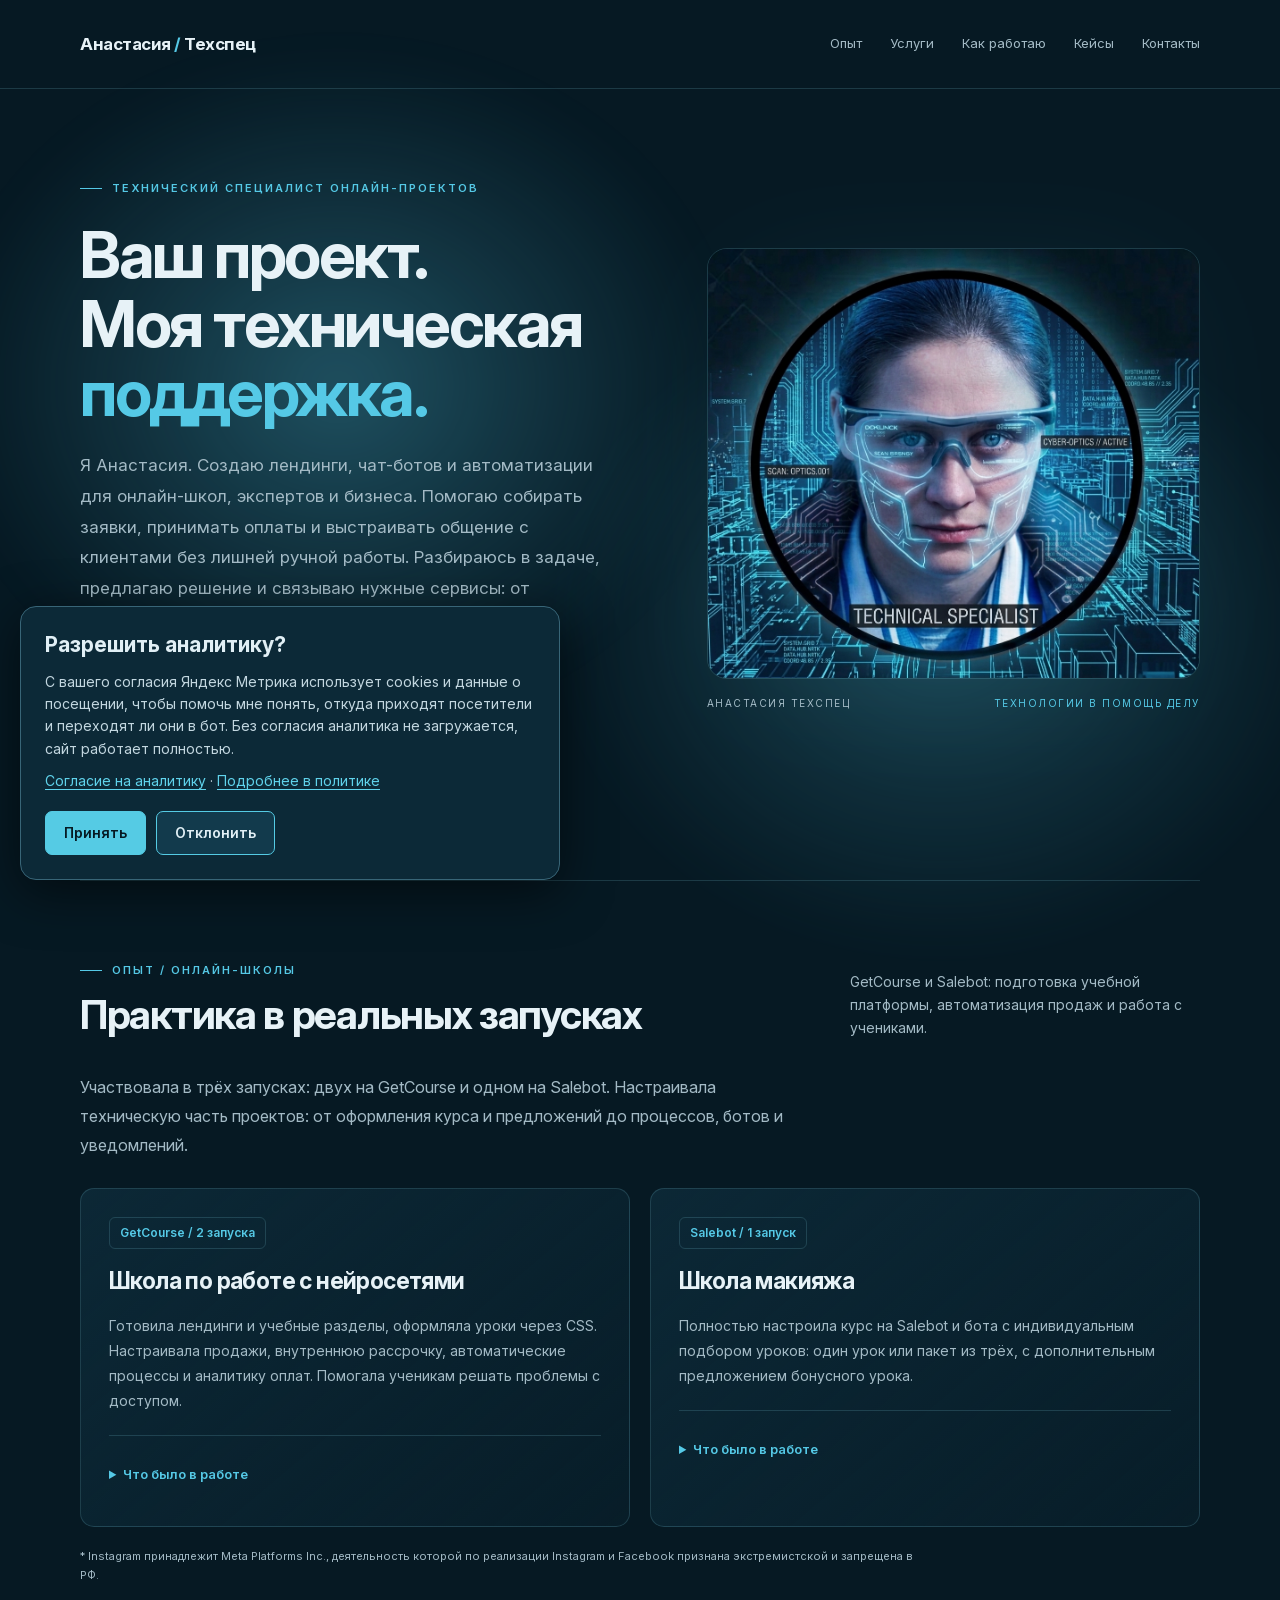
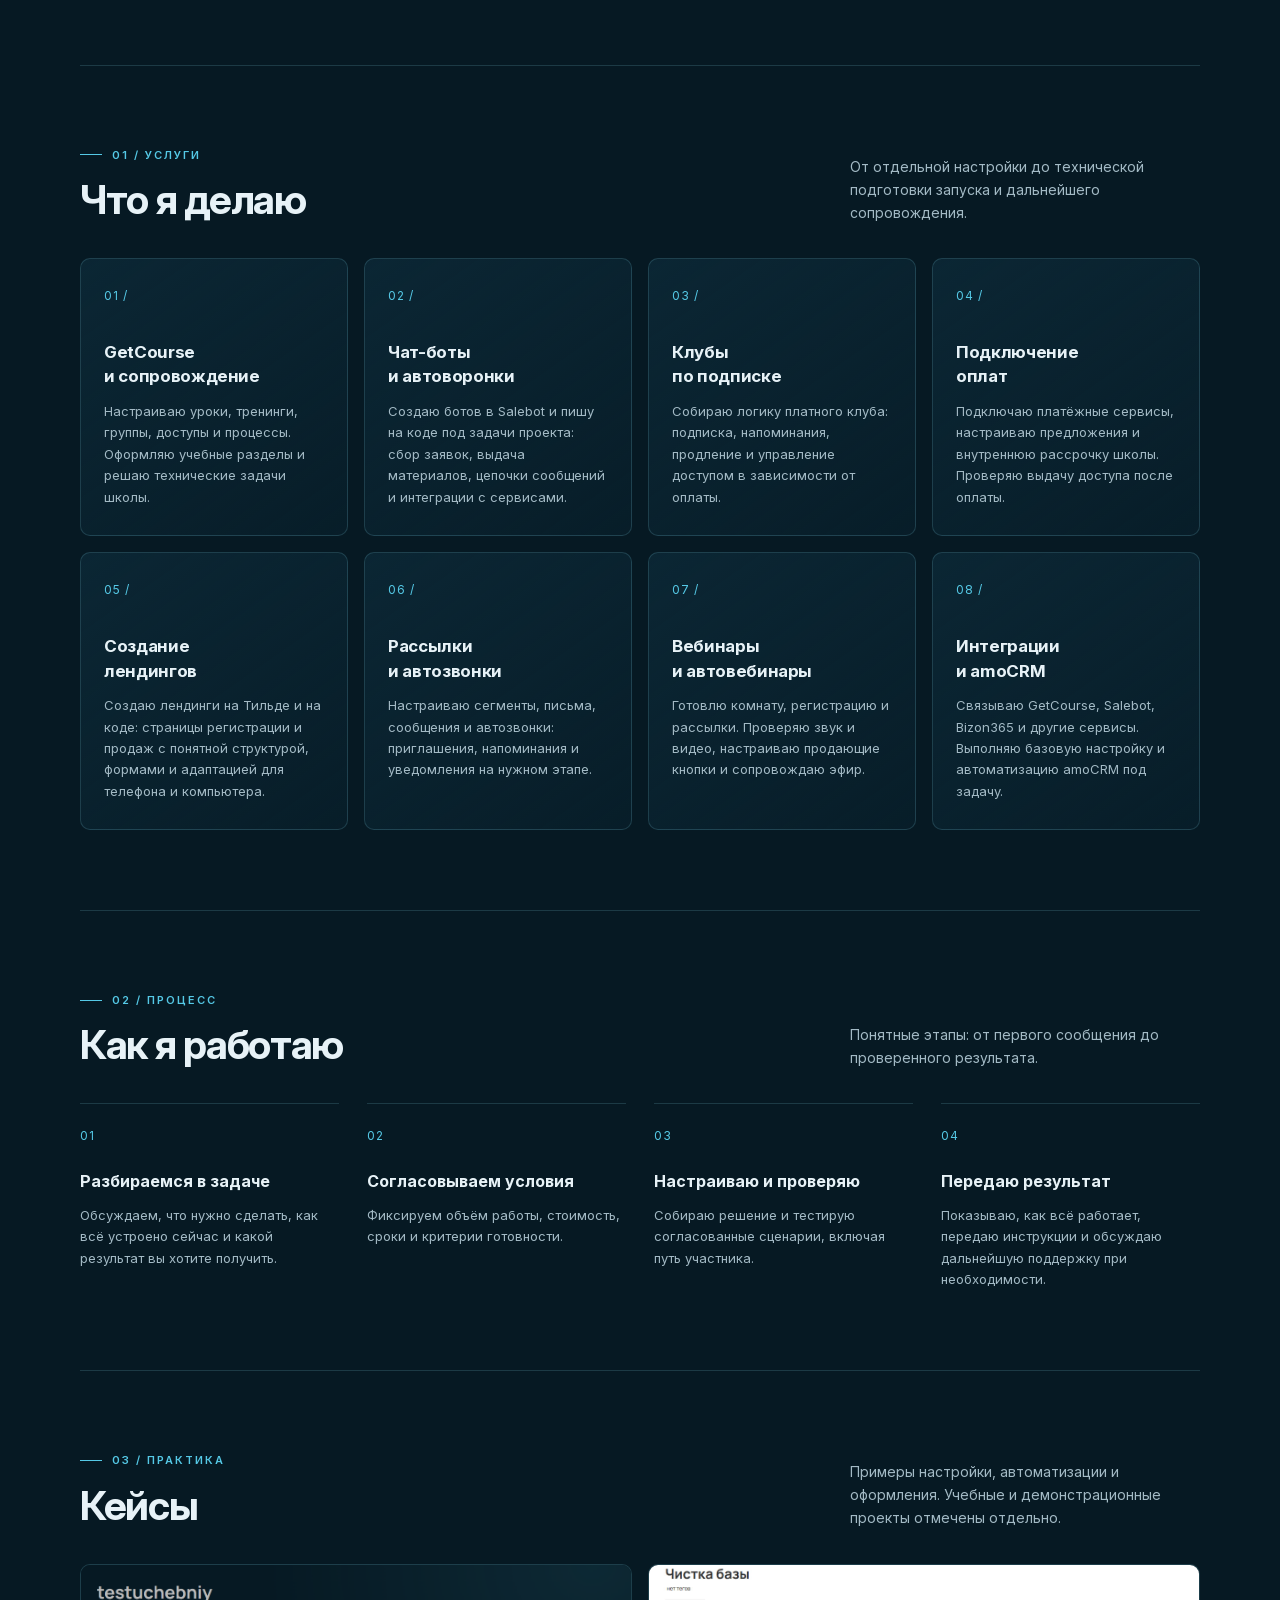
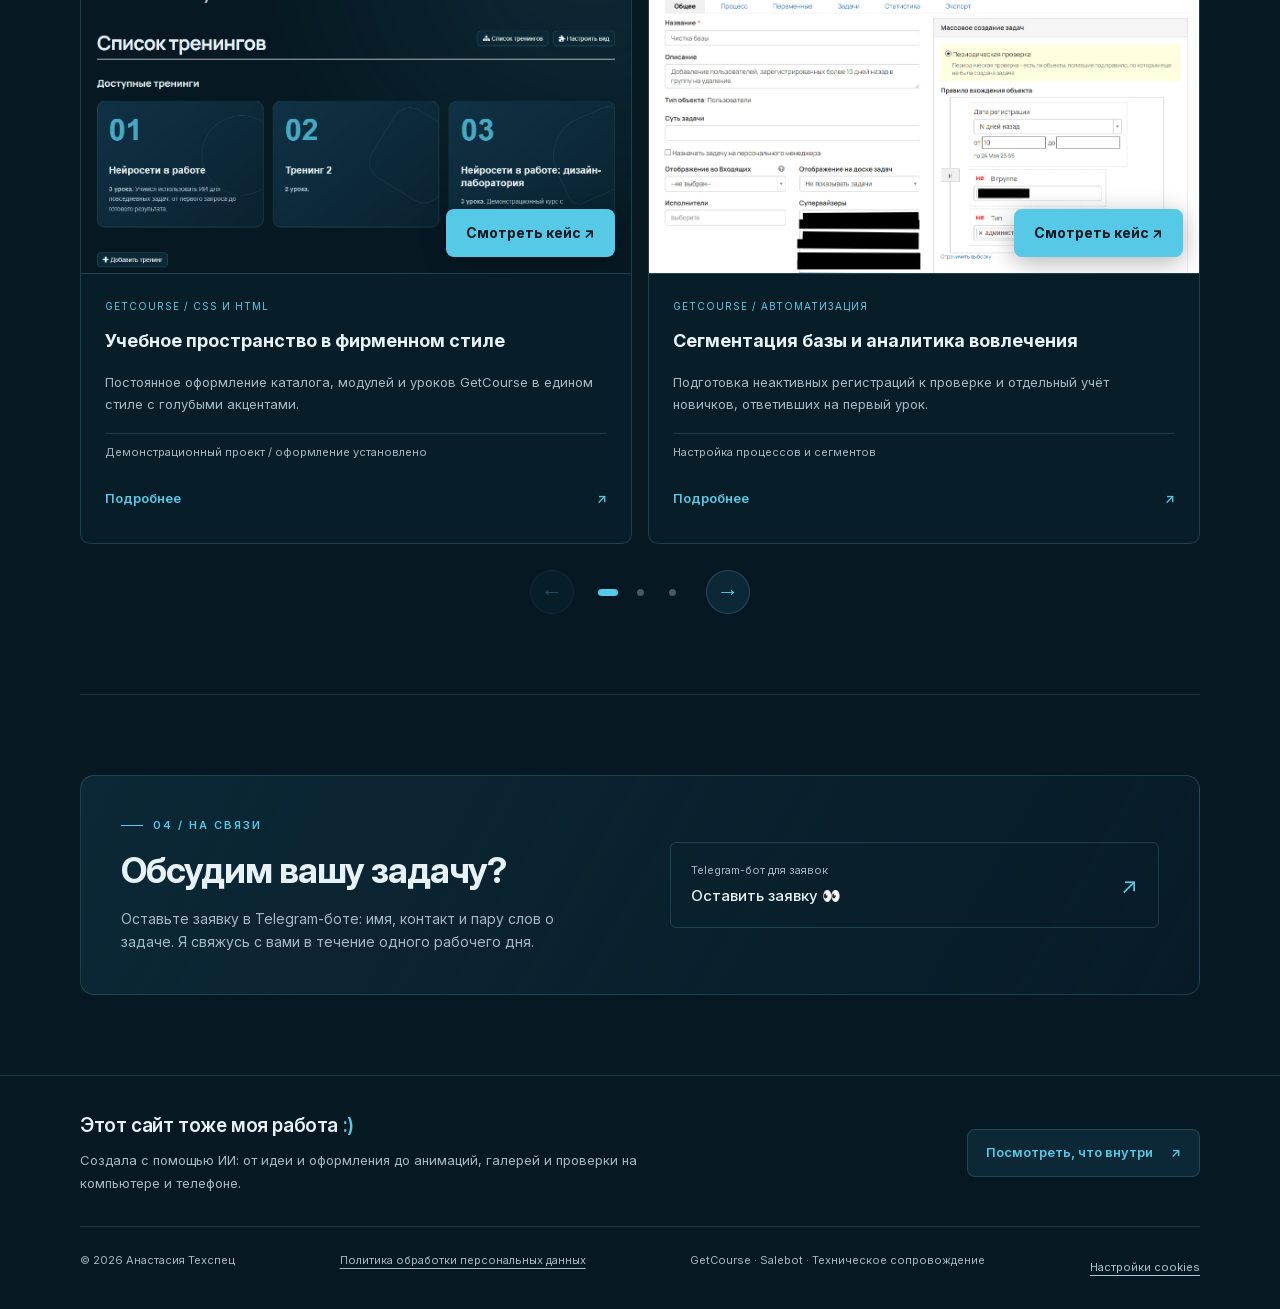
<file: index.html>
<!DOCTYPE html>
<html lang="ru">
<head>
  <meta charset="UTF-8">
  <meta name="viewport" content="width=device-width, initial-scale=1.0">
  <meta name="description" content="Анастасия Техспец: GetCourse, чат-боты и автоворонки Salebot, клубы по подписке, лендинги, оплаты, рассылки, вебинары и интеграции.">
  <meta name="theme-color" content="#061923">
  <link rel="icon" href="favicon.ico?v=20261114" sizes="any">
  <link rel="icon" type="image/png" sizes="32x32" href="favicon-32.png?v=20261114">
  <link rel="apple-touch-icon" sizes="180x180" href="apple-touch-icon.png?v=20261114">
  <title>Анастасия Техспец | Техническая поддержка онлайн-проектов</title>
  <style>
    @font-face{font-family:Inter;font-style:normal;font-weight:100 900;font-display:swap;src:url('assets/fonts/InterVariable.woff2') format('woff2')}
    :root{color-scheme:dark;--bg:#061923;--panel:#0c2836;--accent:#55c9e6;--hover:#8ee5f5;--text:#e7f2f7;--muted:#a3bac5;--border:rgba(142,229,245,.16)}
    *{box-sizing:border-box}html{scroll-behavior:smooth;scroll-padding-top:30px}body{margin:0;background:var(--bg);color:var(--text);font-family:Inter,Arial,sans-serif;line-height:1.65}a{color:inherit;text-decoration:none}a:focus-visible{outline:3px solid var(--accent);outline-offset:6px}::selection{background:var(--accent);color:var(--bg)}.container{width:min(1120px,calc(100% - 48px));margin:auto}.skip{position:absolute;left:20px;top:-100px;padding:12px;background:var(--accent);color:var(--bg);z-index:10}.skip:focus{top:12px}
    header{border-bottom:1px solid var(--border)}.header-inner{display:flex;align-items:center;justify-content:space-between;gap:24px;min-height:88px}.brand{font-size:17px;font-weight:700;letter-spacing:-.5px}.brand span{color:var(--accent)}nav{display:flex;gap:28px;font-size:13px;color:var(--muted)}nav a:hover,.text-link:hover{color:var(--hover)}
    .hero{display:grid;grid-template-columns:1.15fr 1fr;align-items:center;gap:60px;padding:90px 0 100px}.eyebrow{display:flex;align-items:center;gap:10px;color:var(--accent);font-size:11px;font-weight:600;letter-spacing:2px;text-transform:uppercase}.eyebrow::before{content:"";width:22px;height:1px;background:var(--accent)}h1,h2,h3,p{margin-top:0}h1{font-size:clamp(40px,5vw,64px);line-height:1.08;letter-spacing:-2.5px;margin:23px 0}h1 span{color:var(--accent)}.lead{max-width:520px;color:var(--muted);font-size:17px;line-height:1.8}.actions{display:flex;align-items:center;gap:26px;flex-wrap:wrap;margin-top:32px}.button{display:inline-flex;justify-content:center;align-items:center;gap:20px;background:var(--accent);color:var(--bg);padding:15px 23px;border-radius:6px;font-weight:600;font-size:14px;transition:background .2s,transform .2s}.button:hover{background:var(--hover);transform:translateY(-2px)}.text-link{font-size:14px}.portrait{position:relative}.portrait::before{content:"";position:absolute;inset:10%;background:var(--accent);opacity:.11;filter:blur(70px);z-index:-1}.portrait img{display:block;width:100%;height:auto;aspect-ratio:1.145;object-fit:cover;border-radius:20px;border:1px solid var(--border)}.portrait-caption{display:flex;justify-content:space-between;gap:12px;margin-top:16px;font-size:10px;letter-spacing:1.5px;color:var(--muted);text-transform:uppercase}.portrait-caption span:last-child{color:var(--accent)}
    section{padding:80px 0;border-top:1px solid var(--border)}.section-heading{display:flex;align-items:flex-end;justify-content:space-between;gap:32px;margin-bottom:34px}.section-heading h2{font-size:clamp(29px,3.5vw,40px);line-height:1.2;letter-spacing:-1.3px;margin:12px 0 0}.section-description{max-width:350px;margin:0;color:var(--muted);font-size:14px}.grid{display:grid;gap:16px}.services{grid-template-columns:repeat(4,1fr)}.card{padding:27px 23px;border:1px solid var(--border);border-radius:10px;background:linear-gradient(145deg,rgba(12,40,54,.9),rgba(12,40,54,.32))}.number{display:block;color:var(--accent);font-size:12px;letter-spacing:1px;margin-bottom:34px}.card h3{font-size:17px;line-height:1.45;letter-spacing:-.35px;margin-bottom:12px}.card p{font-size:13px;color:var(--muted);margin-bottom:0}.steps{grid-template-columns:repeat(4,1fr);gap:28px}.step{padding-top:22px;border-top:1px solid var(--border)}.step .number{margin-bottom:22px}.step h3{font-size:16px;margin-bottom:10px}.step p{font-size:13px;color:var(--muted);margin:0}.cases{grid-template-columns:repeat(3,1fr)}.case{border:1px solid var(--border);border-radius:10px;overflow:hidden;background:rgba(12,40,54,.35)}.case-preview{height:170px;display:flex;align-items:center;justify-content:center;background:linear-gradient(135deg,#0c2836,#09202c);border-bottom:1px solid var(--border);position:relative}.case-preview::before{content:"";width:64px;height:46px;border:1px solid rgba(85,201,230,.3);border-radius:5px;box-shadow:12px 12px 0 -1px #0c2836,12px 12px 0 0 rgba(85,201,230,.12)}.case-preview span{position:absolute;top:16px;left:18px;color:var(--muted);font-size:10px;letter-spacing:1px}.case-body{padding:24px}.tag{display:inline-block;color:var(--accent);font-size:10px;letter-spacing:1px;text-transform:uppercase;margin-bottom:12px}.case h3{font-size:18px;margin-bottom:16px}.case dl{font-size:12px;margin:0}.case dt{color:var(--text);margin-top:12px}.case dd{margin:3px 0 0;color:var(--muted)}
    .contact{display:grid;grid-template-columns:1fr 1fr;gap:60px;align-items:center;padding:40px;border:1px solid var(--border);border-radius:14px;background:linear-gradient(120deg,var(--panel),rgba(12,40,54,.2))}.contact h2{font-size:36px;line-height:1.2;letter-spacing:-1px;margin:15px 0}.contact p{color:var(--muted);font-size:14px;margin:0}.contact-links{display:grid;gap:12px}.contact-link{display:flex;justify-content:space-between;align-items:center;gap:16px;padding:18px 20px;border:1px solid var(--border);border-radius:6px;transition:border-color .2s}.contact-link:hover{border-color:var(--accent)}.contact-link small{display:block;color:var(--muted);font-size:11px;margin-bottom:3px}.contact-link strong{font-size:15px;font-weight:500;overflow-wrap:anywhere}.arrow{color:var(--accent);font-size:22px}footer{border-top:1px solid var(--border);padding:26px 0}.footer-inner{display:flex;justify-content:space-between;gap:20px;color:var(--muted);font-size:11px}
    @media(min-width:1500px){.hero{padding-top:110px;padding-bottom:120px}}@media(max-width:950px){.services,.steps{grid-template-columns:repeat(2,1fr)}.hero{gap:30px}.contact{gap:30px;padding:30px}.cases{gap:12px}.case-body{padding:19px}}@media(max-width:680px){.container{width:calc(100% - 36px)}.header-inner{min-height:78px;flex-wrap:wrap;gap:12px;padding:18px 0}nav{gap:18px;flex-wrap:wrap;font-size:12px}.hero{grid-template-columns:1fr;padding:48px 0 56px;gap:40px}h1{font-size:44px;letter-spacing:-1.8px}.lead{font-size:15px}.portrait{max-width:450px;width:100%;margin:auto}.section-heading{display:block}.section-description{margin-top:18px}section{padding:52px 0}.services,.steps,.cases,.contact{grid-template-columns:1fr}.card{padding:24px}.card .number{margin-bottom:20px}.steps{gap:24px}.case-preview{height:180px}.contact{padding:25px;gap:24px}.contact h2{font-size:30px}.contact-link{padding:15px}.footer-inner{flex-direction:column;gap:6px}.actions{gap:22px}.eyebrow{font-size:10px;letter-spacing:1.5px}}@media(prefers-reduced-motion:reduce){html{scroll-behavior:auto}*{transition:none!important}}
    .cases{display:flex;gap:16px;overflow-x:auto;scroll-snap-type:x mandatory;scrollbar-width:none;scroll-behavior:smooth}.cases::-webkit-scrollbar{display:none}.cases .case{flex:0 0 calc((100% - 16px)/2);min-width:0;scroll-snap-align:start}.carousel-controls{display:flex;align-items:center;justify-content:center;gap:20px;margin-top:26px}.carousel-controls[hidden]{display:none}.carousel-arrow{width:44px;height:44px;border:1px solid var(--border);border-radius:50%;background:var(--panel);color:var(--accent);font-size:22px;cursor:pointer}.carousel-arrow:hover:not(:disabled){border-color:var(--accent)}.carousel-arrow:disabled{opacity:.3;cursor:default}.carousel-dots{display:flex;align-items:center;gap:4px}.carousel-dot{display:grid;place-items:center;width:28px;height:36px;padding:0;border:0;background:transparent;cursor:pointer}.carousel-dot::before{content:"";width:7px;height:7px;border-radius:10px;background:var(--muted);opacity:.4;transition:width .2s,background .2s}.carousel-dot[aria-current="true"]::before{width:20px;opacity:1;background:var(--accent)}button:focus-visible,.cases:focus-visible{outline:2px solid var(--accent);outline-offset:4px}.sr-only{position:absolute;width:1px;height:1px;padding:0;margin:-1px;overflow:hidden;clip:rect(0,0,0,0);white-space:nowrap;border:0}@media(max-width:680px){.cases .case{flex-basis:100%}}@media(prefers-reduced-motion:reduce){.cases{scroll-behavior:auto}}
    .back-to-top{position:fixed;right:24px;bottom:24px;z-index:20;display:grid;place-items:center;width:46px;height:46px;border:1px solid rgba(85,201,230,.25);border-radius:50%;background:rgba(12,40,54,.65);color:var(--accent);font-size:23px;cursor:pointer;opacity:.6;backdrop-filter:blur(8px);transition:opacity .2s,background .2s}.back-to-top:hover,.back-to-top:focus-visible{opacity:1;background:rgba(12,40,54,.95)}.back-to-top[hidden]{display:none}@media(max-width:680px){.back-to-top{right:16px;bottom:16px}}@media(prefers-reduced-motion:reduce){.back-to-top{transition:none}}
    /* Motion stays decorative: the page is readable before JavaScript starts. */
    html,body{overflow-x:clip}
    .hero{position:relative;isolation:isolate}
    .hero-glow{position:absolute;inset:0;z-index:-1;overflow:visible;pointer-events:none}
    .hero-glow::before,.hero-glow::after{content:"";position:absolute;width:70%;height:85%;border-radius:50%;background:radial-gradient(ellipse,rgba(85,201,230,.32) 0%,rgba(85,201,230,.15) 35%,transparent 70%);filter:blur(24px);animation:hero-drift 12s ease-in-out infinite alternate}
    .hero-glow::before{top:-5%;left:-12%}
    .hero-glow::after{right:-12%;bottom:-10%;opacity:.8;animation-duration:15s;animation-direction:alternate-reverse}
    @keyframes hero-drift{from{transform:translate(-6%,-5%) scale(.92)}to{transform:translate(24%,12%) scale(1.08)}}
    .reveal{opacity:1;translate:0 0}
    .reveal.is-pending{opacity:0;translate:0 18px}
    .reveal.is-entering{animation:content-reveal .6s cubic-bezier(.2,.7,.3,1) both;animation-delay:var(--reveal-delay,0ms)}
    @keyframes content-reveal{from{opacity:0;translate:0 18px}to{opacity:1;translate:0 0}}
    .reveal:focus-within{opacity:1;translate:0 0;animation:none}
    .services .card{transition:transform .22s ease,border-color .22s ease,box-shadow .22s ease}
    .button,.carousel-arrow,.contact-link,.back-to-top{transition:background .2s,border-color .2s,box-shadow .2s,transform .2s,opacity .2s}
    .button>span,.text-link>span,.contact-link>.arrow{display:inline-block;transition:transform .2s ease}
    /* Undo the original mouse hover lift for touch devices. */
    .button:hover{transform:none}
    @media(hover:hover) and (pointer:fine){
      .services .card:hover{transform:translateY(-5px);border-color:rgba(85,201,230,.55);box-shadow:0 8px 28px rgba(85,201,230,.1)}
      .button:hover,.contact-link:hover{transform:translateY(-2px);box-shadow:0 6px 22px rgba(85,201,230,.1)}
      .button:hover>span,.text-link:hover>span,.contact-link:hover>.arrow{transform:translateX(4px)}
      .carousel-arrow:hover:not(:disabled){transform:translateY(-2px)}
    }
    .button:active,.contact-link:active,.carousel-arrow:active:not(:disabled),.back-to-top:active{transform:translateY(1px) scale(.98);box-shadow:none}
    @media(max-width:680px){
      .hero-glow::before,.hero-glow::after{animation:none;filter:blur(18px);opacity:.65}
      .reveal.is-pending{translate:0 10px}
      .reveal.is-entering{animation-duration:.4s;animation-delay:0ms}
    }
    @media(prefers-reduced-motion:reduce){
      .hero-glow::before,.hero-glow::after{animation:none!important;transform:none!important}
      .reveal,.reveal.is-pending,.reveal.is-entering{opacity:1!important;translate:none!important;animation:none!important}
      .services .card,.button,.button>span,.text-link>span,.contact-link,.contact-link>.arrow,.carousel-arrow,.back-to-top{transition:none!important;transform:none!important}
    }
    /* Each direction has its own fading tail, aligned with the divider. */
    header,main>section,footer{position:relative}
    .divider-spark{--spark-width:clamp(70px,14vw,150px);position:absolute;top:-9px;left:0;width:100%;height:17px;overflow:hidden;pointer-events:none}
    header>.divider-spark{top:auto;bottom:-9px}
    .divider-spark::before,.divider-spark::after{content:"";position:absolute;top:8px;left:0;width:var(--spark-width);height:2px;border-radius:50%;opacity:0;background:linear-gradient(90deg,transparent,rgba(85,201,230,.12) 30%,var(--accent) 94%,#effcff);filter:drop-shadow(0 0 4px var(--accent));animation:divider-travel 14s linear infinite;animation-delay:var(--spark-delay,0s)}
    .divider-spark::after{background:linear-gradient(270deg,transparent,rgba(85,201,230,.12) 30%,var(--accent) 94%,#effcff);animation-direction:reverse}
    #services>.divider-spark{--spark-delay:-2s}#process>.divider-spark{--spark-delay:-4s}#cases>.divider-spark{--spark-delay:-6s}#contacts>.divider-spark{--spark-delay:-8s}footer>.divider-spark{--spark-delay:-10s}
    @keyframes divider-travel{0%{left:0;opacity:0}3%{opacity:1}46%{opacity:1}49%,50%{left:calc(100% - var(--spark-width));opacity:0}100%{left:calc(100% - var(--spark-width));opacity:0}}
    @media(max-width:680px){.divider-spark{--spark-width:70px}.divider-spark::before,.divider-spark::after{animation-duration:18s}}
    @media(prefers-reduced-motion:reduce){.divider-spark{display:none}}
    .eyebrow{position:relative}
    .letter-spark{position:absolute;width:3px;height:3px;border-radius:50%;background:#e9fcff;pointer-events:none;box-shadow:0 0 4px 1px var(--accent),0 0 9px rgba(85,201,230,.45);animation:letter-glimmer 1.25s ease-in-out both}
    @keyframes letter-glimmer{0%,100%{opacity:0;transform:translate(-50%,-50%) scale(.3)}35%{opacity:.85;transform:translate(-50%,-50%) scale(1)}65%{opacity:.35;transform:translate(-50%,-50%) scale(.7)}}
    @media(prefers-reduced-motion:reduce){.letter-spark{display:none;animation:none}}

    /* Portfolio cases keep their content available without JavaScript. */
    .cases .case{position:relative;display:flex;flex-direction:column}.case-preview{display:block;height:auto;aspect-ratio:16/9;overflow:hidden}.case-preview::before{display:none}.case-preview img{display:block;width:100%;height:100%;object-fit:cover;object-position:top}.case-preview .case-preview-hint{top:auto;left:auto;right:12px;bottom:12px;padding:5px 9px;border:1px solid var(--border);border-radius:5px;background:rgba(6,25,35,.9);color:var(--text);font-size:10px;letter-spacing:0}.case-body{display:flex;flex-direction:column;flex:1}.case-summary{font-size:13px;color:var(--muted);margin:0 0 18px}.case-context{font-size:11px;line-height:1.6;color:var(--muted);padding:10px 0 0;border-top:1px solid var(--border);margin:auto 0 16px}.case-details{display:inline-flex;align-items:center;justify-content:space-between;gap:12px;width:100%;padding:10px 0;color:var(--accent);font-size:13px;font-weight:600}.case-details:hover{color:var(--hover)}
    .case-dialog{width:min(1120px,calc(100% - 32px));max-height:calc(100dvh - 32px);padding:0;border:1px solid var(--border);border-radius:16px;background:var(--bg);color:var(--text);overflow:auto;overscroll-behavior:contain}.case-dialog::backdrop{background:rgba(0,9,15,.82);backdrop-filter:blur(5px)}.case-dialog-header{position:sticky;top:0;z-index:2;display:flex;justify-content:space-between;align-items:center;gap:20px;padding:18px 24px;background:var(--bg);border-bottom:1px solid var(--border)}.case-dialog-header p{font-size:11px;color:var(--accent);margin:0;letter-spacing:1px}.case-dialog-close,.gallery-control,.gallery-thumb{border:1px solid var(--border);background:var(--panel);color:var(--text);cursor:pointer;border-radius:8px}.case-dialog-close{width:44px;height:44px;flex-shrink:0;font-size:25px}.case-dialog-close:hover,.gallery-control:hover:not(:disabled),.gallery-thumb:hover{border-color:var(--accent)}.case-dialog-layout{display:grid;grid-template-columns:minmax(0,1.1fr) minmax(0,1fr);gap:30px;padding:26px}.case-gallery,.case-detail-copy{min-width:0}.case-gallery figure{margin:0}.case-image-stage{display:block;min-height:240px;height:min(48vh,460px);padding:12px;background:#04111a;border:1px solid var(--border);border-radius:10px}.case-image-stage img{display:block;min-width:0;min-height:0;max-width:100%;max-height:100%;width:100%;height:100%;object-fit:contain}.case-image-caption{font-size:12px;color:var(--muted);line-height:1.7;margin-top:14px}.gallery-toolbar{display:flex;align-items:center;justify-content:space-between;gap:14px;margin:14px 0}.gallery-buttons{display:flex;align-items:center;gap:8px}.gallery-control{width:40px;height:40px;font-size:20px}.gallery-control:disabled{opacity:.35;cursor:default}.gallery-count{min-width:42px;text-align:center;font-size:12px;color:var(--muted)}.gallery-original{font-size:12px;color:var(--accent);text-align:right}.gallery-thumbnails{display:flex;gap:9px;flex-wrap:wrap}.gallery-thumb{width:64px;height:48px;padding:3px}.gallery-thumb img{display:block;width:100%;height:100%;object-fit:cover;object-position:top;border-radius:4px}.gallery-thumb[aria-pressed="true"]{border:2px solid var(--accent)}.case-detail-copy h2{font-size:clamp(23px,3vw,31px);line-height:1.25;letter-spacing:-.7px;margin:0 0 24px}.case-detail-copy h3{font-size:14px;margin:20px 0 9px;color:var(--text)}.case-detail-copy p,.case-detail-copy li{font-size:13px;line-height:1.8;color:var(--muted)}.case-detail-copy ul{padding-left:20px;margin:0}.case-detail-copy li+li{margin-top:6px}.case-detail-copy .case-note{padding:14px 16px;border-left:2px solid var(--accent);background:var(--panel);border-radius:0 8px 8px 0;font-size:12px;margin:22px 0 0}.case-dialog :focus-visible{outline:2px solid var(--accent);outline-offset:4px}
    @media(max-width:760px){.case-dialog{width:calc(100% - 20px);max-height:calc(100dvh - 20px);border-radius:12px}.case-dialog-header{padding:12px 16px}.case-dialog-layout{grid-template-columns:1fr;padding:18px;gap:26px}.case-image-stage{height:34vh;min-height:190px}.case-detail-copy h2{font-size:25px}.case-dialog-header p{font-size:10px}.gallery-original{max-width:155px}.gallery-thumb{width:57px;height:44px}}
    .image-viewer{width:calc(100% - 24px);height:calc(100dvh - 24px);max-width:1600px;max-height:none;padding:0;border:1px solid var(--border);border-radius:12px;background:var(--bg);color:var(--text);overflow:hidden}
    .image-viewer[open]{display:flex;flex-direction:column}.image-viewer::backdrop{background:rgba(0,6,12,.94)}
    .image-viewer-toolbar{display:flex;align-items:center;justify-content:space-between;flex-wrap:wrap;gap:10px;padding:12px 16px;border-bottom:1px solid var(--border);background:var(--bg);flex-shrink:0}
    .image-viewer-tools{display:flex;align-items:center;flex-wrap:wrap;gap:8px}.image-viewer button{min-width:44px;min-height:44px;padding:8px 12px;border:1px solid var(--border);border-radius:8px;background:var(--panel);color:var(--text);cursor:pointer;font:inherit;font-size:13px}.image-viewer button:hover{border-color:var(--accent)}.image-viewer button:disabled{opacity:.4;cursor:default}.image-viewer :focus-visible{outline:2px solid var(--accent);outline-offset:3px}.image-viewer-scale{min-width:45px;text-align:center;font-size:12px;color:var(--muted)}
    .image-viewer-stage{flex:1;min-height:0;overflow:auto;padding:16px;overscroll-behavior:contain}.image-viewer-stage img{display:block;width:100%;max-width:none;height:auto;margin:0 auto;background:#04111a}.image-viewer-title{margin:0;font-size:13px;color:var(--muted)}
    @media(max-width:680px){.image-viewer{width:100%;height:100dvh;max-width:100%;margin:0;border-radius:0}.image-viewer-toolbar{padding:10px;gap:8px}.image-viewer-tools{gap:5px}.image-viewer button{padding:8px}.image-viewer-stage{padding:10px}.image-viewer-title{display:none}}
    .case-preview .case-preview-hint{right:16px;bottom:16px;display:inline-flex;align-items:center;min-height:48px;padding:12px 20px;background:var(--accent);border:0;border-radius:8px;color:var(--bg);font-size:14px;font-weight:700;box-shadow:0 5px 24px rgba(0,0,0,.3)}
    .case-preview:hover .case-preview-hint{background:var(--hover)}
    .case-switcher{position:sticky;bottom:0;z-index:2;display:grid;grid-template-columns:1fr auto 1fr;align-items:center;gap:16px;padding:16px 24px;background:var(--bg);border-top:1px solid var(--border)}
    .case-switcher>button{min-height:44px;padding:10px 14px;border:1px solid var(--border);border-radius:8px;background:var(--panel);color:var(--text);font:inherit;font-size:12px;cursor:pointer;justify-self:start}.case-switcher>button:last-child{justify-self:end}.case-switcher>button:hover{border-color:var(--accent);color:var(--accent)}
    .case-switcher-middle{display:grid;justify-items:center;gap:6px}.case-switcher-count{font-size:11px;color:var(--muted)}.case-switcher-pages{display:flex;gap:5px}.case-switcher-page{width:32px;height:36px;padding:0;border:1px solid var(--border);border-radius:7px;background:var(--panel);color:var(--muted);cursor:pointer;font:inherit;font-size:12px}.case-switcher-page[aria-current="true"]{background:var(--accent);border-color:var(--accent);color:var(--bg);font-weight:700}
    @media(max-width:680px){.case-preview .case-preview-hint{right:12px;bottom:12px;min-height:44px;padding:10px 16px;font-size:13px}.case-switcher{grid-template-columns:1fr 1fr;gap:10px;padding:12px 16px}.case-switcher-middle{grid-column:1/-1;grid-row:1}.case-switcher>button{font-size:11px;padding:10px}.case-switcher-page{width:34px;height:40px}}
    .image-viewer-nav{display:flex;align-items:center;justify-content:center;gap:20px;padding:10px 16px;border-top:1px solid var(--border);background:var(--bg);flex-shrink:0}.image-viewer-nav span{min-width:94px;text-align:center;color:var(--muted);font-size:13px}.image-viewer-nav button{min-width:108px}
    @media(max-width:680px){.image-viewer-nav{gap:10px;padding:10px}.image-viewer-nav button{min-width:88px}.image-viewer-nav span{min-width:80px;font-size:12px}}
    .experience-intro{max-width:720px;margin:0 0 28px;color:var(--muted);font-size:16px;line-height:1.8}.experience-grid{display:grid;grid-template-columns:repeat(2,minmax(0,1fr));gap:20px}.experience-card{padding:28px;border:1px solid var(--border);border-radius:14px;background:linear-gradient(140deg,var(--panel),rgba(12,40,54,.3))}.experience-label{display:inline-block;margin-bottom:18px;padding:5px 10px;border:1px solid var(--border);border-radius:6px;color:var(--accent);font-size:12px;font-weight:600}.experience-card h3{font-size:23px;line-height:1.3;letter-spacing:-.6px;margin:0 0 16px}.experience-card>p,.experience-card li{font-size:14px;line-height:1.8;color:var(--muted)}.experience-card>p{margin:0}.experience-card details{margin-top:22px;padding-top:18px;border-top:1px solid var(--border)}.experience-card summary{width:fit-content;min-height:44px;padding:10px 0;color:var(--accent);font-size:13px;font-weight:600;cursor:pointer}.experience-card summary:focus-visible{outline:2px solid var(--accent);outline-offset:4px}.experience-card ul{margin:10px 0 0;padding-left:20px}.experience-card li+li{margin-top:10px}.experience-footnote{max-width:850px;color:var(--muted);font-size:11px;line-height:1.7;margin:20px 0 0}
    @media(max-width:680px){.experience-grid{grid-template-columns:1fr}.experience-card{padding:24px}.experience-card h3{font-size:22px}.experience-intro{font-size:15px}}
    .self-project{display:flex;align-items:center;justify-content:space-between;gap:28px;padding:8px 0 30px;margin-bottom:24px;border-bottom:1px solid var(--border)}.self-project-title{font-size:19px;font-weight:600;letter-spacing:-.4px;margin:0 0 8px}.self-project-title span{color:var(--accent)}.self-project-copy{max-width:620px;color:var(--muted);font-size:13px;margin:0;line-height:1.8}.self-project-link{display:inline-flex;align-items:center;justify-content:center;gap:18px;min-height:48px;padding:12px 18px;border:1px solid var(--border);border-radius:8px;background:var(--panel);color:var(--accent);font-size:13px;font-weight:600;white-space:nowrap}.self-project-link:hover{border-color:var(--accent);color:var(--hover)}@media(max-width:680px){.self-project{align-items:flex-start;flex-direction:column;gap:18px}.self-project-title{font-size:18px}.self-project-link{white-space:normal}}
  </style>
<link rel="stylesheet" href="assets/analytics.css?v=1">
<script src="assets/analytics.js?v=1" defer></script>
</head>
<body>
  <a class="skip" href="#main">Перейти к содержимому</a>
  <header>
    <span class="divider-spark" aria-hidden="true"></span>
    <div class="container header-inner">
      <a class="brand" href="#" aria-label="Анастасия Техспец, в начало">Анастасия<span> / </span>Техспец</a>
      <nav aria-label="Основная навигация"><a href="#experience">Опыт</a><a href="#services">Услуги</a><a href="#process">Как работаю</a><a href="#cases">Кейсы</a><a href="#contacts">Контакты</a></nav>
    </div>
  </header>
  <main id="main" class="container">
    <div class="hero">
      <div class="hero-glow" aria-hidden="true"></div>
      <div>
        <div class="eyebrow">Технический специалист онлайн-проектов</div>
        <h1>Ваш проект.<br>Моя техническая<br><span>поддержка.</span></h1>
        <p class="lead">Я Анастасия. Создаю лендинги, чат-ботов и автоматизации для онлайн-школ, экспертов и бизнеса. Помогаю собирать заявки, принимать оплаты и выстраивать общение с клиентами без лишней ручной работы. Разбираюсь в задаче, предлагаю решение и связываю нужные сервисы: от GetCourse и Salebot до самописных сайтов и ботов. Технические шаги продумаю сама и проверю, как всё работает вместе.</p>
        <div class="actions"><a class="button" href="https://t.me/tvoytehspecbot" target="_blank" rel="noopener noreferrer">Обсудить задачу <span aria-hidden="true">↗</span></a><a class="text-link" href="#services">Посмотреть услуги <span aria-hidden="true">↓</span></a></div>
      </div>
      <div class="portrait">
        <img src="Gemini_Generated_Image_wyrh12wyrh12wyrh.png?v=20261110" alt="Аватарка Анастасии: портрет в технологичном стиле с голубыми линиями" width="1099" height="960" fetchpriority="high">
        <div class="portrait-caption"><span>Анастасия Техспец</span><span>Технологии в помощь делу</span></div>
      </div>
    </div>
    <section id="experience" aria-labelledby="experience-title">
      <span class="divider-spark" aria-hidden="true"></span>
      <div class="section-heading"><div><div class="eyebrow">Опыт / Онлайн-школы</div><h2 id="experience-title">Практика в реальных запусках</h2></div><p class="section-description">GetCourse и Salebot: подготовка учебной платформы, автоматизация продаж и работа с учениками.</p></div>
      <p class="experience-intro">Участвовала в трёх запусках: двух на GetCourse и одном на Salebot. Настраивала техническую часть проектов: от оформления курса и предложений до процессов, ботов и уведомлений.</p>
      <div class="experience-grid">
        <article class="experience-card">
          <span class="experience-label">GetCourse / 2 запуска</span>
          <h3>Школа по работе с нейросетями</h3>
          <p>Готовила лендинги и учебные разделы, оформляла уроки через CSS. Настраивала продажи, внутреннюю рассрочку, автоматические процессы и аналитику оплат. Помогала ученикам решать проблемы с доступом.</p>
          <details><summary>Что было в работе</summary><ul>
            <li>Бронирование скидки по промокоду с ограниченным сроком действия, полная оплата и внутренняя рассрочка с учётом внесённой суммы.</li>
            <li>Автоматический перевод пользователей в нужные группы и письма тем, кто не завершил оплату или забронировал скидку.</li>
            <li>Предложение купить по полной цене за вычетом суммы бронирования для тех, кто не успел воспользоваться скидкой.</li>
            <li>Дашборд продаж и контроля оплат: состав и суммы покупок, неоплаченные заказы, статусы первого и второго взносов по внутренней рассрочке.</li>
            <li>Подключение разных способов оплаты, включая зарубежные карты через Lava.top.</li>
            <li>Техническая поддержка учеников при проблемах со входом в школу и доступом к учебным материалам.</li>
            <li>Техническое сопровождение вебинаров.</li>
            <li>Техническое сопровождение между запусками по запросу владельца школы.</li>
          </ul></details>
        </article>
        <article class="experience-card">
          <span class="experience-label">Salebot / 1 запуск</span>
          <h3>Школа макияжа</h3>
          <p>Полностью настроила курс на Salebot и бота с индивидуальным подбором уроков: один урок или пакет из трёх, с дополнительным предложением бонусного урока.</p>
          <details><summary>Что было в работе</summary><ul>
            <li>Создание лендинга в фирменном стиле школы, подключение домена и настройка отправки писем от имени школы с адреса на собственном домене.</li>
            <li>Размещение видео в Kinescope и ограничение встраивания по разрешённым доменам для просмотра в учебном разделе Salebot.</li>
            <li>Уведомления преподавателю о новых ответах учеников и сценарий обращения в техподдержку.</li>
            <li>Меню бота с разделами о преподавателе, поддержкой, подборкой и персональным уроком.</li>
            <li>Вход в воронку по ключевым словам из Instagram*.</li>
            <li>Колбеки в CRM, дашборд и UTM-метки для учёта источников переходов.</li>
          </ul></details>
        </article>
      </div>
      <p class="experience-footnote">* Instagram принадлежит Meta Platforms Inc., деятельность которой по реализации Instagram и Facebook признана экстремистской и запрещена в РФ.</p>
    </section>
    <section id="services" aria-labelledby="services-title">
      <span class="divider-spark" aria-hidden="true"></span>
      <div class="section-heading"><div><div class="eyebrow">01 / Услуги</div><h2 id="services-title">Что я делаю</h2></div><p class="section-description">От отдельной настройки до технической подготовки запуска и дальнейшего сопровождения.</p></div>
      <div class="grid services">
        <article class="card"><span class="number">01 /</span><h3>GetCourse<br>и сопровождение</h3><p>Настраиваю уроки, тренинги, группы, доступы и процессы. Оформляю учебные разделы и решаю технические задачи школы.</p></article>
        <article class="card"><span class="number">02 /</span><h3>Чат-боты<br>и автоворонки</h3><p>Создаю ботов в Salebot и пишу на коде под задачи проекта: сбор заявок, выдача материалов, цепочки сообщений и интеграции с сервисами.</p></article>
        <article class="card"><span class="number">03 /</span><h3>Клубы<br>по подписке</h3><p>Собираю логику платного клуба: подписка, напоминания, продление и управление доступом в зависимости от оплаты.</p></article>
        <article class="card"><span class="number">04 /</span><h3>Подключение<br>оплат</h3><p>Подключаю платёжные сервисы, настраиваю предложения и внутреннюю рассрочку школы. Проверяю выдачу доступа после оплаты.</p></article>
        <article class="card"><span class="number">05 /</span><h3>Создание<br>лендингов</h3><p>Создаю лендинги на Тильде и на коде: страницы регистрации и продаж с понятной структурой, формами и адаптацией для телефона и компьютера.</p></article>
        <article class="card"><span class="number">06 /</span><h3>Рассылки<br>и автозвонки</h3><p>Настраиваю сегменты, письма, сообщения и автозвонки: приглашения, напоминания и уведомления на нужном этапе.</p></article>
        <article class="card"><span class="number">07 /</span><h3>Вебинары<br>и автовебинары</h3><p>Готовлю комнату, регистрацию и рассылки. Проверяю звук и видео, настраиваю продающие кнопки и сопровождаю эфир.</p></article>
        <article class="card"><span class="number">08 /</span><h3>Интеграции<br>и amoCRM</h3><p>Связываю GetCourse, Salebot, Bizon365 и другие сервисы. Выполняю базовую настройку и автоматизацию amoCRM под задачу.</p></article>
      </div>
    </section>
    <section id="process" aria-labelledby="process-title">
      <span class="divider-spark" aria-hidden="true"></span>
      <div class="section-heading"><div><div class="eyebrow">02 / Процесс</div><h2 id="process-title">Как я работаю</h2></div><p class="section-description">Понятные этапы: от первого сообщения до проверенного результата.</p></div>
      <div class="grid steps">
        <article class="step"><span class="number">01</span><h3>Разбираемся в задаче</h3><p>Обсуждаем, что нужно сделать, как всё устроено сейчас и какой результат вы хотите получить.</p></article>
        <article class="step"><span class="number">02</span><h3>Согласовываем условия</h3><p>Фиксируем объём работы, стоимость, сроки и критерии готовности.</p></article>
        <article class="step"><span class="number">03</span><h3>Настраиваю и проверяю</h3><p>Собираю решение и тестирую согласованные сценарии, включая путь участника.</p></article>
        <article class="step"><span class="number">04</span><h3>Передаю результат</h3><p>Показываю, как всё работает, передаю инструкции и обсуждаю дальнейшую поддержку при необходимости.</p></article>
      </div>
    </section>
    <section id="cases" aria-labelledby="cases-title">
      <span class="divider-spark" aria-hidden="true"></span>
      <div class="section-heading"><div><div class="eyebrow">03 / Практика</div><h2 id="cases-title">Кейсы</h2></div><p class="section-description">Примеры настройки, автоматизации и оформления. Учебные и демонстрационные проекты отмечены отдельно.</p></div>
      <div class="cases" id="case-track" tabindex="0" role="region" aria-label="Кейсы: листайте стрелками или свайпом" aria-roledescription="карусель">
        <article class="case" aria-labelledby="case-getcourse-css-title">
          <a class="case-preview case-open" href="assets/cases/css-installed-catalog.png" data-case-id="getcourse-css" aria-label="Посмотреть кейс: Учебное пространство в фирменном стиле"><img src="assets/cases/css-installed-catalog.png" alt="Каталог тренингов GetCourse в тёмном стиле с нумерованными карточками" loading="lazy" decoding="async"><span class="case-preview-hint">Смотреть кейс ↗</span></a>
          <div class="case-body"><span class="tag">GetCourse / CSS и HTML</span><h3 id="case-getcourse-css-title">Учебное пространство в фирменном стиле</h3><p class="case-summary">Постоянное оформление каталога, модулей и уроков GetCourse в едином стиле с голубыми акцентами.</p><p class="case-context">Демонстрационный проект / оформление установлено</p><a class="case-details case-open" href="assets/cases/css-installed-catalog.png" data-case-id="getcourse-css">Подробнее <span aria-hidden="true">↗</span><span class="sr-only">: Учебное пространство в фирменном стиле</span></a></div>
        </article>
        <article class="case" aria-labelledby="case-database-title">
          <a class="case-preview case-open" href="assets/cases/database-rules.jpg" data-case-id="database" aria-label="Посмотреть кейс: Сегментация базы и аналитика вовлечения"><img src="assets/cases/database-rules.jpg" alt="Правила отбора пользователей в процессе подготовки к очистке базы" loading="lazy" decoding="async"><span class="case-preview-hint">Смотреть кейс ↗</span></a>
          <div class="case-body"><span class="tag">GetCourse / Автоматизация</span><h3 id="case-database-title">Сегментация базы и аналитика вовлечения</h3><p class="case-summary">Подготовка неактивных регистраций к проверке и отдельный учёт новичков, ответивших на первый урок.</p><p class="case-context">Настройка процессов и сегментов</p><a class="case-details case-open" href="assets/cases/database-rules.jpg" data-case-id="database">Подробнее <span aria-hidden="true">↗</span><span class="sr-only">: Сегментация базы и аналитика вовлечения</span></a></div>
        </article>
        <article class="case" aria-labelledby="case-salebot-api-title">
          <a class="case-preview case-open" href="assets/cases/api-order.jpg" data-case-id="salebot-api" aria-label="Посмотреть кейс: Из Telegram-бота в заказ GetCourse"><img src="assets/cases/api-order.jpg" alt="Тестовый заказ GetCourse с записью о создании через API" loading="lazy" decoding="async"><span class="case-preview-hint">Смотреть кейс ↗</span></a>
          <div class="case-body"><span class="tag">Salebot + GetCourse / API</span><h3 id="case-salebot-api-title">Из Telegram-бота в заказ GetCourse</h3><p class="case-summary">Передача данных из Salebot в GetCourse и создание заказа по выбранному предложению через API.</p><p class="case-context">Демонстрация / бесплатный тестовый заказ</p><a class="case-details case-open" href="assets/cases/api-order.jpg" data-case-id="salebot-api">Подробнее <span aria-hidden="true">↗</span><span class="sr-only">: Из Telegram-бота в заказ GetCourse</span></a></div>
        </article>
        <article class="case" aria-labelledby="case-booking-bot-title">
          <a class="case-preview case-open" href="assets/cases/booking-interface.jpg" data-case-id="booking-bot" aria-label="Посмотреть кейс: Бот записи на услуги"><img src="assets/cases/booking-interface.jpg" alt="Приветствие Telegram-бота и меню выбора услуг, специалиста и своих записей" loading="lazy" decoding="async"><span class="case-preview-hint">Смотреть кейс ↗</span></a>
          <div class="case-body"><span class="tag">Telegram / Чат-бот</span><h3 id="case-booking-bot-title">Бот записи на услуги</h3><p class="case-summary">Сценарий записи для салона: выбор услуги, специалиста и времени, просмотр своих записей.</p><p class="case-context">Демонстрационный сценарий</p><a class="case-details case-open" href="assets/cases/booking-interface.jpg" data-case-id="booking-bot">Подробнее <span aria-hidden="true">↗</span><span class="sr-only">: Бот записи на услуги</span></a></div>
        </article>
        <article class="case" aria-labelledby="case-bizon-title">
          <a class="case-preview case-open" href="assets/cases/bizon-room.jpg" data-case-id="bizon" aria-label="Посмотреть кейс: Подготовка вебинарной комнаты"><img src="assets/cases/bizon-room.jpg" alt="Тестовая комната Bizon365 с экраном ожидания, чатом и баннером курса" loading="lazy" decoding="async"><span class="case-preview-hint">Смотреть кейс ↗</span></a>
          <div class="case-body"><span class="tag">Bizon365 / Вебинар</span><h3 id="case-bizon-title">Подготовка вебинарной комнаты</h3><p class="case-summary">Регистрация участников, оформление комнаты, чат и продающий баннер в одном демонстрационном сценарии.</p><p class="case-context">Демонстрационная настройка</p><a class="case-details case-open" href="assets/cases/bizon-room.jpg" data-case-id="bizon">Подробнее <span aria-hidden="true">↗</span><span class="sr-only">: Подготовка вебинарной комнаты</span></a></div>
        </article>
        <article class="case" aria-labelledby="case-school-setup-title">
          <a class="case-preview case-open" href="assets/cases/school-groups.jpg" data-case-id="school-setup" aria-label="Посмотреть кейс: Базовая настройка онлайн-школы"><img src="assets/cases/school-groups.jpg" alt="Группы пользователей в тестовой школе GetCourse" loading="lazy" decoding="async"><span class="case-preview-hint">Смотреть кейс ↗</span></a>
          <div class="case-body"><span class="tag">GetCourse / Настройка школы</span><h3 id="case-school-setup-title">Базовая настройка онлайн-школы</h3><p class="case-summary">Домен, почтовые настройки, группы пользователей и процесс добавления в группу с отправкой сообщения.</p><p class="case-context">Учебный проект в тестовой школе</p><a class="case-details case-open" href="assets/cases/school-groups.jpg" data-case-id="school-setup">Подробнее <span aria-hidden="true">↗</span><span class="sr-only">: Базовая настройка онлайн-школы</span></a></div>
        </article>
      </div>
      <div class="carousel-controls" hidden>
        <button class="carousel-arrow" type="button" id="cases-prev" aria-label="Предыдущие кейсы" aria-controls="case-track">←</button>
        <div class="carousel-dots" aria-label="Страницы кейсов"></div>
        <button class="carousel-arrow" type="button" id="cases-next" aria-label="Следующие кейсы" aria-controls="case-track">→</button>
      </div>
      <p class="sr-only" id="cases-status" aria-live="polite" aria-atomic="true"></p>
    </section>
    <section id="contacts" aria-labelledby="contacts-title">
      <span class="divider-spark" aria-hidden="true"></span>
      <div class="contact"><div><div class="eyebrow">04 / На связи</div><h2 id="contacts-title">Обсудим вашу задачу?</h2><p>Оставьте заявку в Telegram-боте: имя, контакт и пару слов о задаче. Я свяжусь с вами в течение одного рабочего дня.</p></div><div class="contact-links">
        <a class="contact-link" href="https://t.me/tvoytehspecbot" target="_blank" rel="noopener noreferrer"><span><small>Telegram-бот для заявок</small><strong>Оставить заявку 👀</strong></span><span class="arrow" aria-hidden="true">↗</span></a>
      </div></div>
    </section>
  </main>
  <footer><span class="divider-spark" aria-hidden="true"></span>
    <div class="container self-project"><div><p class="self-project-title">Этот сайт тоже моя работа <span aria-hidden="true">:)</span></p><p class="self-project-copy">Создала с помощью ИИ: от идеи и оформления до анимаций, галерей и проверки на компьютере и телефоне.</p></div><a class="self-project-link case-open" data-case-id="this-landing" href="assets/cases/landing-hero.png">Посмотреть, что внутри <span aria-hidden="true">↗</span></a></div>
    <div class="container footer-inner" style="flex-wrap:wrap"><span>© 2026 Анастасия Техспец</span><a href="privacy.html" style="color:var(--muted);text-decoration:underline;text-underline-offset:4px">Политика обработки персональных данных</a><span>GetCourse · Salebot · Техническое сопровождение</span></div>
  </footer>
  <button class="back-to-top" type="button" aria-label="Вернуться наверх страницы" title="Наверх" hidden><span aria-hidden="true">↑</span></button>

  <dialog class="case-dialog" id="case-dialog" aria-labelledby="case-dialog-title" aria-describedby="case-dialog-note">
    <header class="case-dialog-header"><p id="case-dialog-tag"></p><button class="case-dialog-close" id="case-dialog-close" type="button" aria-label="Закрыть кейс" autofocus>×</button></header>
    <div class="case-dialog-layout">
      <div class="case-gallery" role="region" aria-label="Скриншоты кейса">
        <figure><div class="case-image-stage"><img id="case-dialog-image" alt=""></div><figcaption class="case-image-caption" id="case-dialog-caption" aria-live="polite"></figcaption></figure>
        <div class="gallery-toolbar"><div class="gallery-buttons"><button class="gallery-control" id="gallery-prev" type="button" aria-label="Предыдущий скриншот">←</button><span class="gallery-count" id="gallery-count" aria-live="polite"></span><button class="gallery-control" id="gallery-next" type="button" aria-label="Следующий скриншот">→</button></div><a class="gallery-original" id="gallery-original" target="_blank" rel="noopener noreferrer">Открыть в полном размере ↗</a></div>
        <div class="gallery-thumbnails" id="gallery-thumbnails" aria-label="Выбор скриншота"></div>
      </div>
      <div class="case-detail-copy"><h2 id="case-dialog-title"></h2><h3>Задача</h3><p id="case-dialog-task"></p><h3>Что сделано</h3><ul id="case-dialog-solution"></ul><h3>Результат</h3><p id="case-dialog-result"></p><p class="case-note" id="case-dialog-note"></p></div>
    </div>
    <nav class="case-switcher" aria-label="Навигация по кейсам">
      <button id="case-switch-prev" type="button">← Предыдущий кейс</button>
      <div class="case-switcher-middle"><span class="case-switcher-count" id="case-switch-count" aria-live="polite" aria-atomic="true"></span><div class="case-switcher-pages" id="case-switch-pages" aria-label="Выбрать кейс"></div></div>
      <button id="case-switch-next" type="button">Следующий кейс →</button>
    </nav>
  </dialog>
  <dialog class="image-viewer" id="image-viewer" aria-labelledby="image-viewer-title">
    <div class="image-viewer-toolbar">
      <p class="image-viewer-title" id="image-viewer-title">Просмотр скриншота</p>
      <div class="image-viewer-tools"><button type="button" id="image-zoom-out" aria-label="Уменьшить изображение">−</button><span class="image-viewer-scale" id="image-zoom-value" aria-live="polite">100%</span><button type="button" id="image-zoom-in" aria-label="Увеличить изображение">+</button><button type="button" id="image-fit">По ширине</button><button type="button" id="image-actual">1:1</button></div>
      <button type="button" id="image-viewer-close" aria-label="Закрыть изображение" autofocus>Закрыть ×</button>
    </div>
    <div class="image-viewer-stage" id="image-viewer-stage" tabindex="0" aria-label="Изображение: прокручивайте для просмотра деталей"><img id="image-viewer-img" alt=""></div>
    <div class="image-viewer-nav" role="group" aria-label="Фотографии текущего кейса"><button type="button" id="image-viewer-prev" aria-label="Предыдущее фото текущего кейса">← Назад</button><span id="image-viewer-count" aria-live="polite" aria-atomic="true"></span><button type="button" id="image-viewer-next" aria-label="Следующее фото текущего кейса">Вперёд →</button></div>
  </dialog>
  <script id="case-data" type="application/json">[{"id":"getcourse-css","tag":"GetCourse / CSS и HTML","title":"Учебное пространство в фирменном стиле","summary":"Постоянное оформление каталога, модулей и уроков GetCourse в едином стиле с голубыми акцентами.","task":"Оформить учебное пространство в фирменном стиле и сделать структуру курса и материалов наглядной на компьютере и телефоне.","solution":["Индивидуальное оформление каталога и модулей: крупная нумерация, геометрические элементы и единая тёмная палитра.","Нумерованные карточки уроков с отдельным местом для номера и читаемыми описаниями.","HTML-структура урока: оглавление, карточки задач, пример запроса, предупреждение и итоги; штатные задание и комментарии сохранены.","CSS адаптирован под старый интерфейс GetCourse и сохранён в отдельной теме, назначенной аккаунту и демонстрационному тренингу."],"result":"Оформление установлено постоянно и сохраняется после перезагрузки. Каталог, модули, список уроков и первый урок проверены на компьютере и телефоне: без горизонтальной прокрутки и наложений карточек; номера не перекрывают названия.","note":"Демонстрационный проект в собственной тестовой школе, без реальных учеников. Оформление установлено в старом интерфейсе GetCourse; стандартные формы задания и комментариев сохранены.","cover":"assets/cases/css-installed-catalog.png","images":[{"src":"assets/cases/css-installed-catalog.png","alt":"Каталог тренингов GetCourse в тёмном стиле с нумерованными карточками","caption":"Каталог тренингов: постоянное оформление в едином стиле."},{"src":"assets/cases/css-installed-modules.png","alt":"Три модуля демонстрационного курса с крупной нумерацией и геометрическими элементами","caption":"Модули курса: нумерация, описания и геометрические акценты."},{"src":"assets/cases/css-installed-lessons.png","alt":"Список трёх уроков с номерами отдельно от названий и описаний","caption":"Список уроков: номера не перекрывают текст, штатная отметка задания сохранена."},{"src":"assets/cases/css-installed-lesson-top.png","alt":"Оформленный урок с оглавлением, вступлением и карточками примеров применения ИИ","caption":"Содержание урока: вступление, навигация и смысловые карточки."},{"src":"assets/cases/css-installed-assignment.png","alt":"Итоги урока, штатная форма задания и поле комментария в едином оформлении","caption":"Практика: итоги, задание, форма ответа и комментарии."}]},{"id":"database","tag":"GetCourse / Автоматизация","title":"Сегментация базы и аналитика вовлечения","summary":"Подготовка неактивных регистраций к проверке и отдельный учёт новичков, ответивших на первый урок.","task":"Упростить проверку базы и отслеживать ответы на конкретный урок, не смешивая их с общей активностью пользователей.","solution":["Процесс отбирает пользователей по заданным условиям в отдельную группу для проверки перед удалением.","Для аналитики первого урока используются условия регистрации, участия в тренинге и наличия ответа.","Технические группы и дашборд позволяют отдельно учитывать выбранные сегменты."],"result":"Настроены правила отбора и отображение сегментов в дашборде. Удаление пользователей остаётся под контролем администратора.","note":"Часть служебных данных на скриншотах скрыта для сохранения конфиденциальности.","cover":"assets/cases/database-rules.jpg","images":[{"src":"assets/cases/database-rules.jpg","alt":"Правила отбора пользователей в процессе подготовки к очистке базы","caption":"Условия входа в процесс: срок регистрации, группы и исключение администраторов."},{"src":"assets/cases/database-dashboard.jpg","alt":"Сегмент пользователей по ответу на первый урок и счётчик в дашборде","caption":"Пример фильтра и отображения выбранного сегмента в дашборде."}]},{"id":"salebot-api","tag":"Salebot + GetCourse / API","title":"Из Telegram-бота в заказ GetCourse","summary":"Передача данных из Salebot в GetCourse и создание заказа по выбранному предложению через API.","task":"Связать регистрацию в мессенджере с оформлением заказа на платформе без повторного ввода данных.","solution":["Бот запрашивает email и сохраняет его для передачи в GetCourse.","Настроено создание заказа через API по идентификатору предложения.","Для продолжения сценария пользователю передаётся ссылка на созданный заказ."],"result":"Создан тестовый заказ, в истории которого зафиксировано создание через API.","note":"Демонстрация выполнена на бесплатном тестовом предложении. Скриншот подтверждает создание заказа, а не прохождение реального платежа.","cover":"assets/cases/api-order.jpg","images":[{"src":"assets/cases/api-order.jpg","alt":"Тестовый заказ GetCourse с записью о создании через API","caption":"Карточка бесплатного тестового заказа и отметка «Заказ создан через API»."}]},{"id":"booking-bot","tag":"Telegram / Чат-бот","title":"Бот записи на услуги","summary":"Сценарий записи для салона: выбор услуги, специалиста и времени, просмотр своих записей.","task":"Дать клиенту понятный путь записи в Telegram и возможность посмотреть оформленный визит.","solution":["Приветствие и переход из бота в интерфейс записи внутри Telegram.","Разделы выбора услуг и специалистов, а также «Мои записи».","В карточке визита отображаются дата, время, услуга, специалист и стоимость."],"result":"Подготовлен демонстрационный сценарий и интерфейс записи с карточкой визита.","note":"Демонстрационный пример для салона красоты с учебными данными.","cover":"assets/cases/booking-interface.jpg","images":[{"src":"assets/cases/booking-interface.jpg","alt":"Приветствие Telegram-бота и меню выбора услуг, специалиста и своих записей","caption":"Начало диалога и интерфейс записи внутри Telegram."},{"src":"assets/cases/booking-visit.jpg","alt":"Карточка демонстрационной записи с датой, услугой, специалистом и стоимостью","caption":"Раздел «Мои записи»: детали демонстрационного визита."}]},{"id":"bizon","tag":"Bizon365 / Вебинар","title":"Подготовка вебинарной комнаты","summary":"Регистрация участников, оформление комнаты, чат и продающий баннер в одном демонстрационном сценарии.","task":"Подготовить техническую площадку вебинара и понятный вход для участников.","solution":["Настроены название, ведущий, дата и часовой пояс тестового эфира.","Подготовлена страница входа с именем, email, телефоном и проверкой reCAPTCHA.","Оформлены вебинарная комната и продающий баннер; предусмотрена модерация чата."],"result":"Подготовлены страница регистрации и интерфейс тестовой комнаты с баннером курса.","note":"Демонстрационная настройка тестового вебинара в Bizon365.","cover":"assets/cases/bizon-room.jpg","images":[{"src":"assets/cases/bizon-room.jpg","alt":"Тестовая комната Bizon365 с экраном ожидания, чатом и баннером курса","caption":"Вебинарная комната: экран ожидания, чат и продающий баннер."},{"src":"assets/cases/bizon-registration.jpg","alt":"Форма регистрации на тестовый вебинар с именем, email, телефоном и reCAPTCHA","caption":"Страница регистрации на тестовый вебинар."}]},{"id":"school-setup","tag":"GetCourse / Настройка школы","title":"Базовая настройка онлайн-школы","summary":"Домен, почтовые настройки, группы пользователей и процесс добавления в группу с отправкой сообщения.","task":"Подготовить тестовую школу к регистрации участников и дальнейшей автоматизации.","solution":["Подключены домен и почтовые DNS-записи: SPF, DKIM и DMARC; настроен адрес для FBL-отчётов.","Созданы группы для зарегистрированных, участников вебинара, оплативших и учеников потока.","Собран базовый процесс: добавить пользователя в группу и отправить сообщение."],"result":"Подготовлены настройки тестовой школы, структура групп и базовый процесс обработки пользователя.","note":"Учебный проект в тестовой школе. На изображениях показаны группы пользователей и базовый процесс.","cover":"assets/cases/school-groups.jpg","images":[{"src":"assets/cases/school-groups.jpg","alt":"Группы пользователей в тестовой школе GetCourse","caption":"Группы для разных этапов пути участника."},{"src":"assets/cases/school-process.jpg","alt":"Схема процесса добавления в группу и отправки сообщения в GetCourse","caption":"Базовый процесс: добавление в группу и отправка сообщения."}]},{"id":"this-landing","tag":"Личный проект / HTML, CSS, JavaScript","title":"Этот лендинг: от идеи до рабочего сайта","summary":"Собственный сайт-портфолио с услугами, опытом, кейсами и интерактивными галереями.","task":"Собрать в одном месте услуги и примеры работ, чтобы заказчик мог познакомиться со мной и перейти к обсуждению своей задачи.","solution":["Структура страницы, тексты и тёмное оформление с голубыми акцентами.","Адаптивная вёрстка, мягкое фоновое свечение и небольшие световые акценты с учётом настройки уменьшения движения.","Карточки кейсов, навигация между работами и галереи скриншотов с увеличением и удобным закрытием.","Разработка с помощью ИИ, проверка на компьютере и телефоне, сохранение изменений в Git."],"result":"Работающий сайт-портфолио на HTML, CSS и JavaScript с переходом в Telegram-бот для заявок. Все показанные здесь интерфейсы сняты с самого лендинга.","note":"Личный проект, созданный с помощью ИИ. Этот кейс рассказывает о сайте, на котором вы сейчас находитесь.","cover":"assets/cases/landing-hero.png","images":[{"src":"assets/cases/landing-hero.png","alt":"Первый экран собственного лендинга Анастасии с портретом, описанием услуг и кнопкой связи","caption":"Первый экран: знакомство, оформление и переход к обсуждению задачи."},{"src":"assets/cases/landing-case-dialog.png","alt":"Окно подробностей кейса с галереей скриншотов и навигацией между работами","caption":"Интерфейс подробностей: задача, решение, результат, галерея и навигация между кейсами."}]}]</script>

  <script>
    (() => {
      const dialog = document.querySelector('#case-dialog');
      if (typeof dialog.showModal !== 'function') return;
      const cases = JSON.parse(document.querySelector('#case-data').textContent);
      const image = dialog.querySelector('#case-dialog-image');
      const caption = dialog.querySelector('#case-dialog-caption');
      const original = dialog.querySelector('#gallery-original');
      const previous = dialog.querySelector('#gallery-prev');
      const next = dialog.querySelector('#gallery-next');
      const count = dialog.querySelector('#gallery-count');
      const thumbnails = dialog.querySelector('#gallery-thumbnails');
      const viewer = document.querySelector('#image-viewer');
      const viewerImage = viewer.querySelector('#image-viewer-img');
      const viewerStage = viewer.querySelector('#image-viewer-stage');
      const zoomIn = viewer.querySelector('#image-zoom-in');
      const zoomOut = viewer.querySelector('#image-zoom-out');
      const viewerPrevious = viewer.querySelector('#image-viewer-prev');
      const viewerNext = viewer.querySelector('#image-viewer-next');
      let zoom = 1;
      function setZoom(value) {
        const centerX = (viewerStage.scrollLeft + viewerStage.clientWidth / 2) / zoom;
        const centerY = (viewerStage.scrollTop + viewerStage.clientHeight / 2) / zoom;
        zoom = Math.max(1, Math.min(8, value));
        viewerImage.style.width = `${zoom * 100}%`;
        if (viewer.open) viewerStage.scrollTo({left:centerX * zoom - viewerStage.clientWidth / 2,top:centerY * zoom - viewerStage.clientHeight / 2,behavior:'instant'});
        viewer.querySelector('#image-zoom-value').textContent = `${Math.round(zoom * 100)}%`;
        zoomOut.disabled = zoom <= 1;
        zoomIn.disabled = zoom >= 8;
      }
      original.addEventListener('click', event => {
        if (event.button !== 0 || event.ctrlKey || event.metaKey || event.shiftKey || event.altKey) return;
        event.preventDefault();
        renderViewerImage();
        viewer.showModal();
        viewerStage.scrollTo({top:0,left:0,behavior:'instant'});
      });
      viewer.querySelector('#image-viewer-close').addEventListener('click', () => viewer.close());
      viewerPrevious.addEventListener('click', () => renderImage(selectedImage - 1));
      viewerNext.addEventListener('click', () => renderImage(selectedImage + 1));
      viewer.addEventListener('keydown', event => {
        if (event.ctrlKey || event.metaKey || event.altKey || event.shiftKey) return;
        if (event.key !== 'ArrowLeft' && event.key !== 'ArrowRight') return;
        event.preventDefault();
        renderImage(selectedImage + (event.key === 'ArrowRight' ? 1 : -1));
      });
      zoomIn.addEventListener('click', () => setZoom(zoom * 1.5));
      zoomOut.addEventListener('click', () => setZoom(zoom / 1.5));
      viewer.querySelector('#image-fit').addEventListener('click', () => {
        setZoom(1);
        viewerStage.scrollTo({top:0,left:0,behavior:'instant'});
      });
      viewer.querySelector('#image-actual').addEventListener('click', () => {
        const style = getComputedStyle(viewerStage);
        const available = viewerStage.clientWidth - parseFloat(style.paddingLeft) - parseFloat(style.paddingRight);
        if (viewerImage.naturalWidth && available > 0) setZoom(viewerImage.naturalWidth / available);
      });
      viewer.addEventListener('close', () => {if (dialog.open) original.focus({preventScroll:true});});
      const casePages = dialog.querySelector('#case-switch-pages');
      const caseCounter = dialog.querySelector('#case-switch-count');
      let selectedCase, selectedCaseIndex = 0, selectedImage = 0, opener, scrollPosition = 0, previousOverflow = '';
      function renderViewerImage() {
        const current = selectedCase.images[selectedImage];
        viewerImage.src = current.src;
        viewerImage.alt = current.alt;
        viewer.querySelector('#image-viewer-title').textContent = current.caption;
        viewer.querySelector('#image-viewer-count').textContent = `Фото ${selectedImage + 1} из ${selectedCase.images.length}`;
        viewerPrevious.disabled = selectedImage === 0;
        viewerNext.disabled = selectedImage === selectedCase.images.length - 1;
        setZoom(1);
        viewerStage.scrollTo({top:0,left:0,behavior:'instant'});
      }
      function renderImage(index) {
        const targetImage = Math.max(0, Math.min(selectedCase.images.length - 1, index));
        if (viewer.open && targetImage === selectedImage) return;
        selectedImage = targetImage;
        const current = selectedCase.images[selectedImage];
        image.src = current.src;
        image.alt = current.alt;
        caption.textContent = current.caption;
        original.href = current.src;
        previous.disabled = selectedImage === 0;
        next.disabled = selectedImage === selectedCase.images.length - 1;
        count.textContent = `${selectedImage + 1} / ${selectedCase.images.length}`;
        [...thumbnails.children].forEach((button, position) => button.setAttribute('aria-pressed', String(position === selectedImage)));
        if (viewer.open) renderViewerImage();
      }
      function renderCase(index) {
        selectedCaseIndex = (index + cases.length) % cases.length;
        const current = cases[selectedCaseIndex];
        selectedCase = current;
        dialog.querySelector('#case-dialog-tag').textContent = current.tag;
        dialog.querySelector('#case-dialog-title').textContent = current.title;
        dialog.querySelector('#case-dialog-task').textContent = current.task;
        dialog.querySelector('#case-dialog-result').textContent = current.result;
        dialog.querySelector('#case-dialog-note').textContent = current.note;
        const solution = dialog.querySelector('#case-dialog-solution');
        solution.replaceChildren(...current.solution.map(text => {
          const item = document.createElement('li');
          item.textContent = text;
          return item;
        }));
        thumbnails.replaceChildren(...current.images.map((item, index) => {
          const button = document.createElement('button');
          button.type = 'button';
          button.className = 'gallery-thumb';
          button.setAttribute('aria-label', `Скриншот ${index + 1}: ${item.caption}`);
          const preview = document.createElement('img');
          preview.src = item.src;
          preview.alt = '';
          preview.loading = 'lazy';
          button.append(preview);
          button.addEventListener('click', () => renderImage(index));
          return button;
        }));
        renderImage(0);
        caseCounter.textContent = `Кейс ${selectedCaseIndex + 1} из ${cases.length}`;
        [...casePages.children].forEach((button, index) => button.setAttribute('aria-current', String(index === selectedCaseIndex)));
        dialog.scrollTop = 0;
      }
      cases.forEach((item, index) => {
        const button = document.createElement('button');
        button.type = 'button';
        button.className = 'case-switcher-page';
        button.textContent = String(index + 1);
        button.setAttribute('aria-label', `Кейс ${index + 1}: ${item.title}`);
        button.addEventListener('click', () => renderCase(index));
        casePages.append(button);
      });
      dialog.querySelector('#case-switch-prev').addEventListener('click', () => renderCase(selectedCaseIndex - 1));
      dialog.querySelector('#case-switch-next').addEventListener('click', () => renderCase(selectedCaseIndex + 1));
      document.querySelectorAll('.case-open').forEach(link => link.addEventListener('click', event => {
        if (event.button !== 0 || event.ctrlKey || event.metaKey || event.shiftKey || event.altKey) return;
        const index = cases.findIndex(item => item.id === link.dataset.caseId);
        if (index < 0) return;
        event.preventDefault();
        opener = link;
        renderCase(index);
        scrollPosition = window.scrollY;
        previousOverflow = document.body.style.overflow;
        document.body.style.overflow = 'hidden';
        dialog.showModal();
        dialog.scrollTop = 0;
      }));
      dialog.querySelector('#case-dialog-close').addEventListener('click', () => dialog.close());
      previous.addEventListener('click', () => renderImage(selectedImage - 1));
      next.addEventListener('click', () => renderImage(selectedImage + 1));
      dialog.addEventListener('keydown', event => {
        if (event.target.closest('.case-switcher') && ['ArrowLeft', 'ArrowRight', 'Home', 'End'].includes(event.key)) {
          event.preventDefault();
          renderCase(event.key === 'Home' ? 0 : event.key === 'End' ? cases.length - 1 : selectedCaseIndex + (event.key === 'ArrowRight' ? 1 : -1));
          return;
        }
        if (event.key !== 'ArrowLeft' && event.key !== 'ArrowRight') return;
        event.preventDefault();
        renderImage(selectedImage + (event.key === 'ArrowRight' ? 1 : -1));
      });
      dialog.addEventListener('click', event => {
        const bounds = dialog.getBoundingClientRect();
        if (event.target === dialog && (event.clientX < bounds.left || event.clientX > bounds.right || event.clientY < bounds.top || event.clientY > bounds.bottom)) dialog.close();
      });
      dialog.addEventListener('close', () => {
        document.body.style.overflow = previousOverflow;
        window.scrollTo({top: scrollPosition, behavior: 'instant'});
        opener?.focus({preventScroll: true});
      });
    })();
  </script>
  <script>
    (() => {
      const labels = [...document.querySelectorAll('.eyebrow')];
      const motion = matchMedia('(prefers-reduced-motion: reduce)');
      let timer;
      let spark;
      let previousLabel;
      const clearSpark = () => {spark?.remove(); spark = null;};
      const stop = () => {clearTimeout(timer); clearSpark();};
      function schedule() {
        if (document.hidden || motion.matches) return;
        timer = setTimeout(glimmer, 4500 + Math.random() * 4000);
      }
      function glimmer() {
        clearSpark();
        if (document.hidden || motion.matches) return;
        const visible = labels.filter(label => {
          const bounds = label.getBoundingClientRect();
          const style = getComputedStyle(label);
          const reveal = label.closest('.reveal');
          return bounds.top >= 0 && bounds.bottom <= innerHeight && bounds.width > 0
            && style.visibility !== 'hidden' && style.display !== 'none'
            && !reveal?.matches('.is-pending, .is-entering');
        });
        const choices = visible.filter(label => label !== previousLabel);
        const pool = choices.length ? choices : visible;
        const label = pool[Math.floor(Math.random() * pool.length)];
        if (label) {
          const letters = [];
          const walker = document.createTreeWalker(label, NodeFilter.SHOW_TEXT);
          while (walker.nextNode()) {
            const node = walker.currentNode;
            for (let index = 0; index < node.length; index++) {
              if (/[а-яёa-z]/i.test(node.data[index])) letters.push({node, index});
            }
          }
          if (letters.length) {
            const {node, index} = letters[Math.floor(Math.random() * letters.length)];
            const range = document.createRange();
            range.setStart(node, index);
            range.setEnd(node, index + 1);
            const letter = range.getBoundingClientRect();
            const bounds = label.getBoundingClientRect();
            spark = document.createElement('span');
            spark.className = 'letter-spark';
            spark.setAttribute('aria-hidden', 'true');
            spark.style.left = `${letter.left - bounds.left + letter.width / 2}px`;
            // The text rectangle includes space above the visible glyph.
            // Move the light inside the letter's upper edge, not above its box.
            spark.style.top = `${letter.top - bounds.top + letter.height * .38}px`;
            spark.addEventListener('animationend', clearSpark, {once:true});
            label.append(spark);
            previousLabel = label;
          }
        }
        schedule();
      }
      const restart = () => {stop(); schedule();};
      document.addEventListener('visibilitychange', restart);
      motion.addEventListener('change', restart);
      window.addEventListener('pagehide', stop);
      window.addEventListener('pageshow', restart);
      window.addEventListener('resize', clearSpark, {passive:true});
      schedule();
    })();
  </script>
  <script>
    (() => {
      const motion = matchMedia('(prefers-reduced-motion: reduce)');
      if (!('IntersectionObserver' in window)) return;
      const elements = [...document.querySelectorAll('.section-heading, .services .card, .step, .cases, .contact')];
      let observer;
      const reveal = element => {
        element.classList.remove('is-pending');
        element.classList.add('is-entering');
        observer?.unobserve(element);
      };
      const stop = () => {
        observer?.disconnect();
        elements.forEach(element => element.classList.remove('is-pending', 'is-entering'));
      };
      const start = () => {
        stop();
        if (motion.matches) return;
        observer = new IntersectionObserver(entries => {
          entries.forEach(entry => {if (entry.isIntersecting) reveal(entry.target);});
        }, {threshold:0, rootMargin:'0px 0px -24px 0px'});
        elements.forEach(element => {
          element.classList.add('reveal');
          const bounds = element.getBoundingClientRect();
          // Previously read content and the initial viewport never disappear.
          if (bounds.top < innerHeight) return;
          if (element.matches('.services .card')) {
            const index = [...element.parentElement.children].indexOf(element);
            const columns = innerWidth > 950 ? 4 : innerWidth > 680 ? 2 : 1;
            element.style.setProperty('--reveal-delay', `${(index % columns) * 80}ms`);
          }
          element.classList.add('is-pending');
          observer.observe(element);
        });
      };
      elements.forEach(element => element.addEventListener('animationend', event => {
        if (event.animationName === 'content-reveal') element.classList.remove('is-entering');
      }));
      document.addEventListener('focusin', event => {
        const element = event.target.closest('.reveal');
        if (element) {
          element.classList.remove('is-pending', 'is-entering');
          observer?.unobserve(element);
        }
      });
      motion.addEventListener('change', start);
      window.addEventListener('pageshow', event => {if (event.persisted) stop();});
      start();
    })();
  </script>
  <script>
    (() => {
      const button = document.querySelector('.back-to-top');
      const updateVisibility = () => {button.hidden = window.scrollY < 350;};
      window.addEventListener('scroll', updateVisibility, {passive: true});
      updateVisibility();
      button.addEventListener('click', () => {
        window.scrollTo({top: 0, behavior: matchMedia('(prefers-reduced-motion: reduce)').matches ? 'instant' : 'smooth'});
        document.querySelector('.brand').focus({preventScroll: true});
      });
    })();
  </script>
  <script>
    (() => {
      const track = document.querySelector('#case-track');
      const cards = [...track.children];
      const controls = document.querySelector('.carousel-controls');
      const dots = controls.querySelector('.carousel-dots');
      const prev = document.querySelector('#cases-prev');
      const next = document.querySelector('#cases-next');
      const status = document.querySelector('#cases-status');
      const mobile = matchMedia('(max-width: 680px)');
      const reducedMotion = matchMedia('(prefers-reduced-motion: reduce)');
      let perPage, pageCount, current = 0;
      const pageWidth = () => (cards[0].getBoundingClientRect().width + parseFloat(getComputedStyle(track).gap)) * perPage;
      function update() {
        current = Math.max(0, Math.min(pageCount - 1, Math.round(track.scrollLeft / pageWidth())));
        [...dots.children].forEach((dot, index) => dot.setAttribute('aria-current', String(index === current)));
        prev.disabled = current === 0;
        next.disabled = current === pageCount - 1;
        status.textContent = `Кейсы ${current * perPage + 1}-${Math.min((current + 1) * perPage, cards.length)} из ${cards.length}`;
      }
      function goTo(page) {
        track.scrollTo({left: Math.max(0, Math.min(pageCount - 1, page)) * pageWidth(), behavior: reducedMotion.matches ? 'instant' : 'smooth'});
      }
      function layout() {
        const firstCard = current * (perPage || 1);
        perPage = mobile.matches ? 1 : 2;
        pageCount = Math.ceil(cards.length / perPage);
        current = Math.min(pageCount - 1, Math.floor(firstCard / perPage));
        dots.replaceChildren();
        for (let index = 0; index < pageCount; index++) {
          const dot = document.createElement('button');
          dot.type = 'button';
          dot.className = 'carousel-dot';
          dot.setAttribute('aria-label', `Показать кейсы ${index * perPage + 1}-${Math.min((index + 1) * perPage, cards.length)}`);
          dot.setAttribute('aria-controls', 'case-track');
          dot.addEventListener('click', () => goTo(index));
          dots.append(dot);
        }
        track.scrollTo({left: current * pageWidth(), behavior: 'instant'});
        update();
      }
      prev.addEventListener('click', () => goTo(current - 1));
      next.addEventListener('click', () => goTo(current + 1));
      track.addEventListener('keydown', event => {
        if (!['ArrowLeft', 'ArrowRight', 'Home', 'End'].includes(event.key)) return;
        event.preventDefault();
        goTo(event.key === 'Home' ? 0 : event.key === 'End' ? pageCount - 1 : current + (event.key === 'ArrowRight' ? 1 : -1));
      });
      let scrollTimer;
      track.addEventListener('scroll', () => {clearTimeout(scrollTimer); scrollTimer = setTimeout(update, 100);}, {passive: true});
      new ResizeObserver(layout).observe(track);
      controls.hidden = false;
      layout();
    })();
  </script>
</body>
</html>
</file>
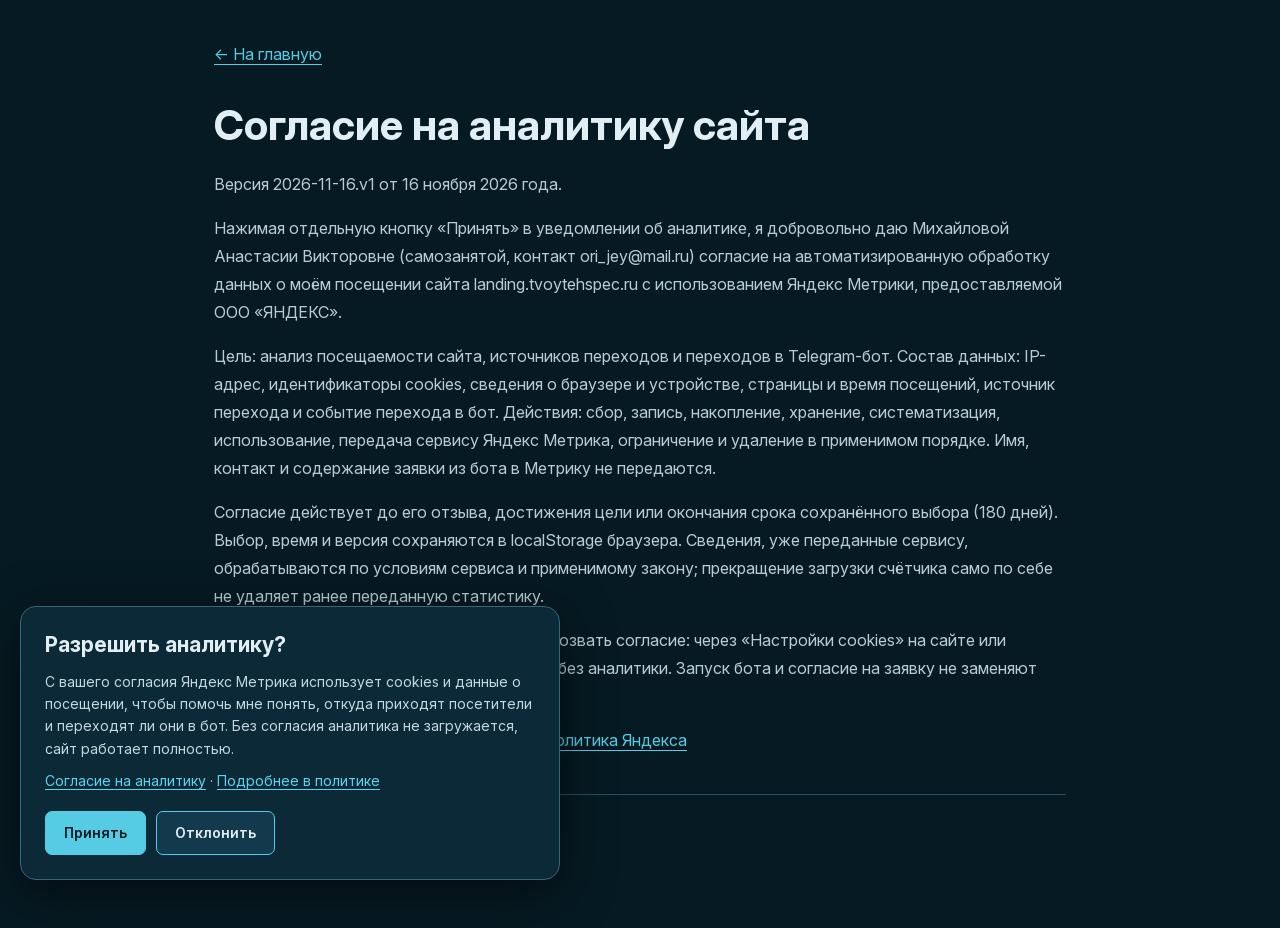
<file: analytics-consent.html>
<!doctype html>
<html lang="ru">
<head>
  <meta charset="utf-8">
  <meta name="viewport" content="width=device-width, initial-scale=1">
  <title>Согласие на аналитику | Анастасия Техспец</title>
  <meta name="description" content="Порядок обработки данных посетителей сайта и пользователей бота для записи на консультацию.">
  <style>
    @font-face{font-family:Inter;font-style:normal;font-weight:100 900;font-display:swap;src:url('assets/fonts/InterVariable.woff2') format('woff2')}
    *{box-sizing:border-box}body{margin:0;background:#061a23;color:#e1eff5;font-family:Inter,Arial,sans-serif;line-height:1.75}main{max-width:900px;margin:auto;padding:40px 24px 80px}a{color:#55cbe4;text-underline-offset:4px;overflow-wrap:anywhere}a:focus-visible{outline:2px solid #55cbe4;outline-offset:5px}h1{font-size:clamp(27px,5vw,42px);line-height:1.2;overflow-wrap:break-word;margin:32px 0 20px}h2{font-size:22px;line-height:1.4;margin:34px 0 12px}p,li{color:#b7ccd6}li+li{margin-top:8px}ul{padding-left:23px}.meta{font-size:14px;color:#8babb9}.intro{padding:20px 24px;background:#0c2a38;border:1px solid #245062;border-radius:16px}.back{display:inline-block;padding:8px 0}footer{margin-top:40px;padding-top:20px;border-top:1px solid #245062;font-size:14px}@media(max-width:480px){main{padding:24px 18px 48px}.intro{padding:16px}}
  </style>
<link rel="stylesheet" href="assets/analytics.css?v=1">
<script src="assets/analytics.js?v=1" defer></script>
</head>
<body><main><a href="./">← На главную</a><h1>Согласие на аналитику сайта</h1><p>Версия 2026-11-16.v1 от 16 ноября 2026 года.</p><p>Нажимая отдельную кнопку «Принять» в уведомлении об аналитике, я добровольно даю Михайловой Анастасии Викторовне (самозанятой, контакт ori_jey@mail.ru) согласие на автоматизированную обработку данных о моём посещении сайта landing.tvoytehspec.ru с использованием Яндекс Метрики, предоставляемой ООО «ЯНДЕКС».</p><p>Цель: анализ посещаемости сайта, источников переходов и переходов в Telegram-бот. Состав данных: IP-адрес, идентификаторы cookies, сведения о браузере и устройстве, страницы и время посещений, источник перехода и событие перехода в бот. Действия: сбор, запись, накопление, хранение, систематизация, использование, передача сервису Яндекс Метрика, ограничение и удаление в применимом порядке. Имя, контакт и содержание заявки из бота в Метрику не передаются.</p><p>Согласие действует до его отзыва, достижения цели или окончания срока сохранённого выбора (180 дней). Выбор, время и версия сохраняются в localStorage браузера. Сведения, уже переданные сервису, обрабатываются по условиям сервиса и применимому закону; прекращение загрузки счётчика само по себе не удаляет ранее переданную статистику.</p><p>Отказаться можно кнопкой «Отклонить», отозвать согласие: через «Настройки cookies» на сайте или письмом на ori_jey@mail.ru. Сайт доступен и без аналитики. Запуск бота и согласие на заявку не заменяют согласие на аналитику.</p><p><a href="privacy.html#analytics">Порядок обработки и cookies в политике</a> · <a href="https://yandex.ru/legal/confidential/">Политика Яндекса</a></p><footer><a href="./">На главную</a></footer></main></body></html>
</file>
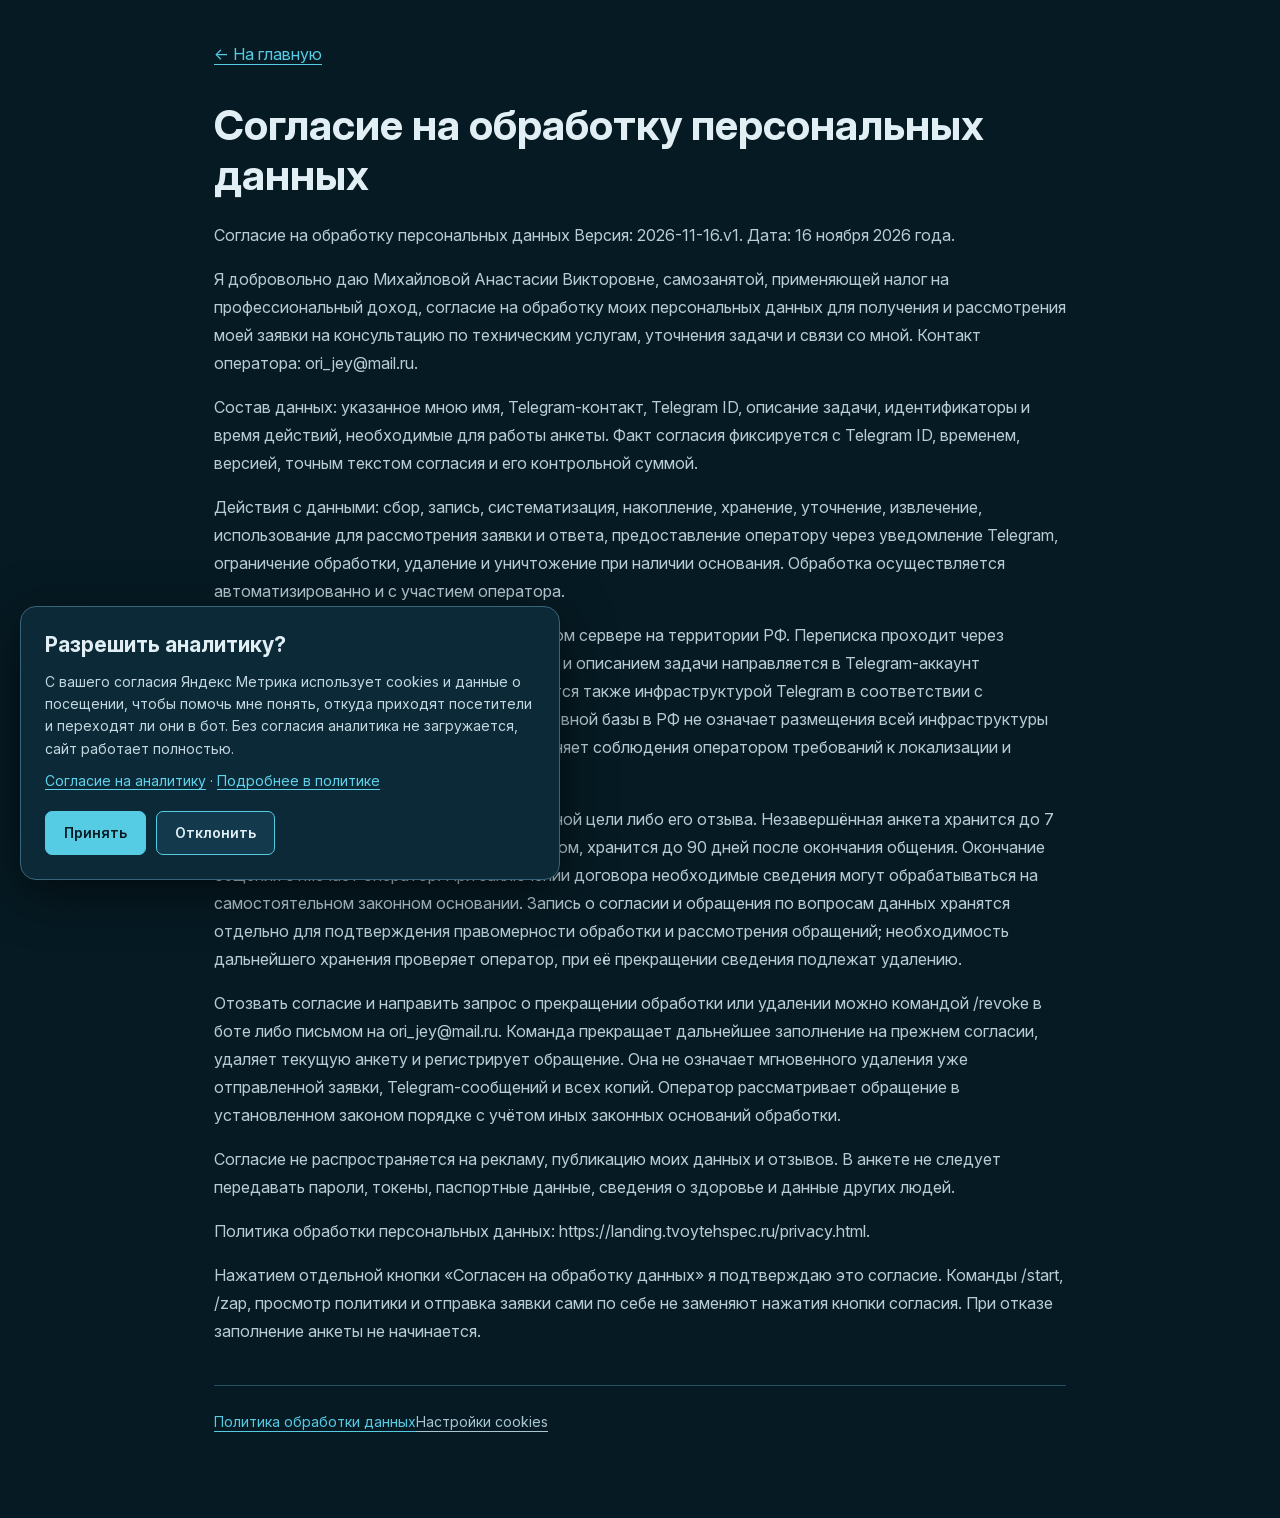
<file: consent.html>
<!doctype html>
<html lang="ru">
<head>
  <meta charset="utf-8">
  <meta name="viewport" content="width=device-width, initial-scale=1">
  <title>Согласие на обработку персональных данных | Анастасия Техспец</title>
  <meta name="description" content="Порядок обработки данных посетителей сайта и пользователей бота для записи на консультацию.">
  <style>
    @font-face{font-family:Inter;font-style:normal;font-weight:100 900;font-display:swap;src:url('assets/fonts/InterVariable.woff2') format('woff2')}
    *{box-sizing:border-box}body{margin:0;background:#061a23;color:#e1eff5;font-family:Inter,Arial,sans-serif;line-height:1.75}main{max-width:900px;margin:auto;padding:40px 24px 80px}a{color:#55cbe4;text-underline-offset:4px;overflow-wrap:anywhere}a:focus-visible{outline:2px solid #55cbe4;outline-offset:5px}h1{font-size:clamp(27px,5vw,42px);line-height:1.2;overflow-wrap:break-word;margin:32px 0 20px}h2{font-size:22px;line-height:1.4;margin:34px 0 12px}p,li{color:#b7ccd6}li+li{margin-top:8px}ul{padding-left:23px}.meta{font-size:14px;color:#8babb9}.intro{padding:20px 24px;background:#0c2a38;border:1px solid #245062;border-radius:16px}.back{display:inline-block;padding:8px 0}footer{margin-top:40px;padding-top:20px;border-top:1px solid #245062;font-size:14px}@media(max-width:480px){main{padding:24px 18px 48px}.intro{padding:16px}}
  </style>
<link rel="stylesheet" href="assets/analytics.css?v=1">
<script src="assets/analytics.js?v=1" defer></script>
</head>
<body><main><a href="./">← На главную</a><h1>Согласие на обработку персональных данных</h1><article><p>Согласие на обработку персональных данных
Версия: 2026-11-16.v1. Дата: 16 ноября 2026 года.</p>
<p>Я добровольно даю Михайловой Анастасии Викторовне, самозанятой, применяющей налог на профессиональный доход, согласие на обработку моих персональных данных для получения и рассмотрения моей заявки на консультацию по техническим услугам, уточнения задачи и связи со мной. Контакт оператора: ori_jey@mail.ru.</p>
<p>Состав данных: указанное мною имя, Telegram-контакт, Telegram ID, описание задачи, идентификаторы и время действий, необходимые для работы анкеты. Факт согласия фиксируется с Telegram ID, временем, версией, точным текстом согласия и его контрольной суммой.</p>
<p>Действия с данными: сбор, запись, систематизация, накопление, хранение, уточнение, извлечение, использование для рассмотрения заявки и ответа, предоставление оператору через уведомление Telegram, ограничение обработки, удаление и уничтожение при наличии основания. Обработка осуществляется автоматизированно и с участием оператора.</p>
<p>Основная база размещается на арендованном сервере на территории РФ. Переписка проходит через Telegram; уведомление с именем, контактом и описанием задачи направляется в Telegram-аккаунт оператора. Копии сообщений обрабатываются также инфраструктурой Telegram в соответствии с https://telegram.org/privacy. Размещение основной базы в РФ не означает размещения всей инфраструктуры Telegram в РФ. Настоящее согласие не заменяет соблюдения оператором требований к локализации и передаче данных.</p>
<p>Согласие действует до достижения указанной цели либо его отзыва. Незавершённая анкета хранится до 7 дней бездействия. Заявка, не ставшая заказом, хранится до 90 дней после окончания общения. Окончание общения отмечает оператор. При заключении договора необходимые сведения могут обрабатываться на самостоятельном законном основании. Запись о согласии и обращения по вопросам данных хранятся отдельно для подтверждения правомерности обработки и рассмотрения обращений; необходимость дальнейшего хранения проверяет оператор, при её прекращении сведения подлежат удалению.</p>
<p>Отозвать согласие и направить запрос о прекращении обработки или удалении можно командой /revoke в боте либо письмом на ori_jey@mail.ru. Команда прекращает дальнейшее заполнение на прежнем согласии, удаляет текущую анкету и регистрирует обращение. Она не означает мгновенного удаления уже отправленной заявки, Telegram-сообщений и всех копий. Оператор рассматривает обращение в установленном законом порядке с учётом иных законных оснований обработки.</p>
<p>Согласие не распространяется на рекламу, публикацию моих данных и отзывов. В анкете не следует передавать пароли, токены, паспортные данные, сведения о здоровье и данные других людей.</p>
<p>Политика обработки персональных данных: https://landing.tvoytehspec.ru/privacy.html.</p>
<p>Нажатием отдельной кнопки «Согласен на обработку данных» я подтверждаю это согласие. Команды /start, /zap, просмотр политики и отправка заявки сами по себе не заменяют нажатия кнопки согласия. При отказе заполнение анкеты не начинается.</p></article><footer><a href="privacy.html">Политика обработки данных</a></footer></main></body></html>
</file>
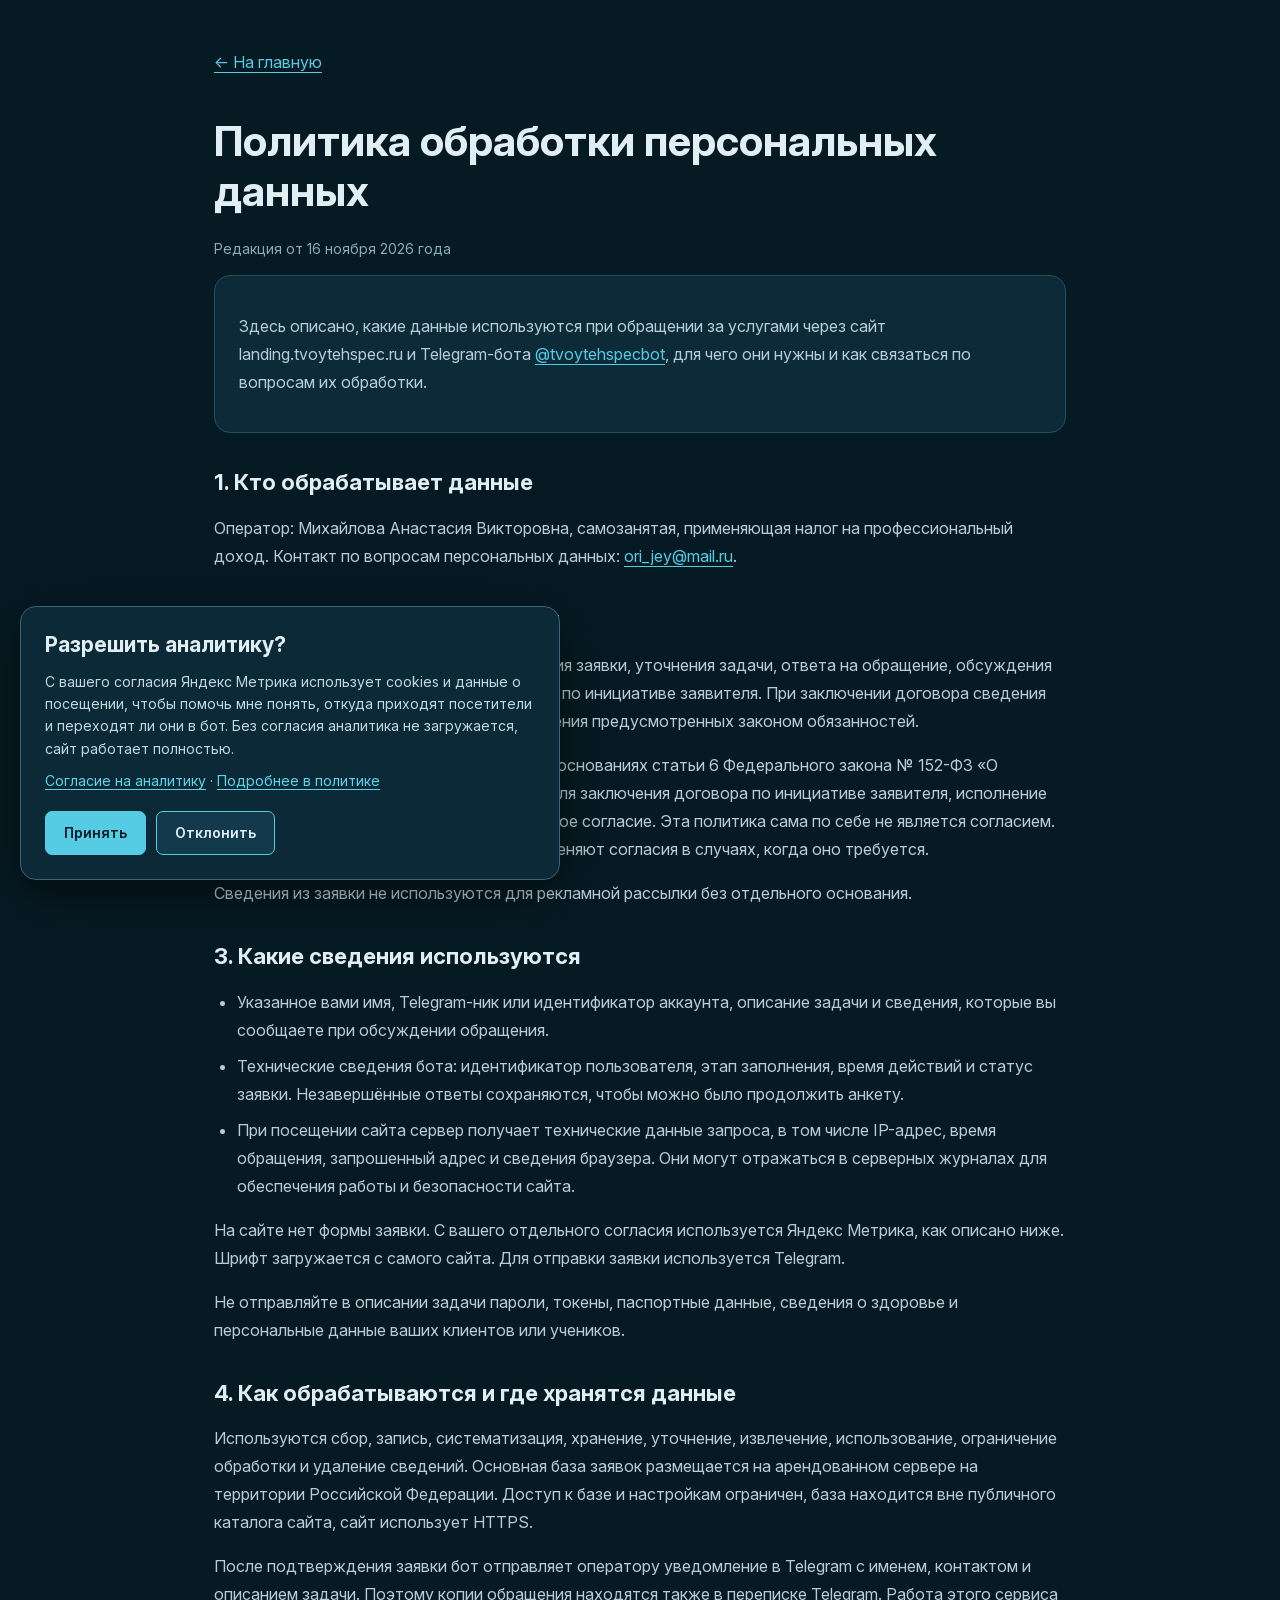
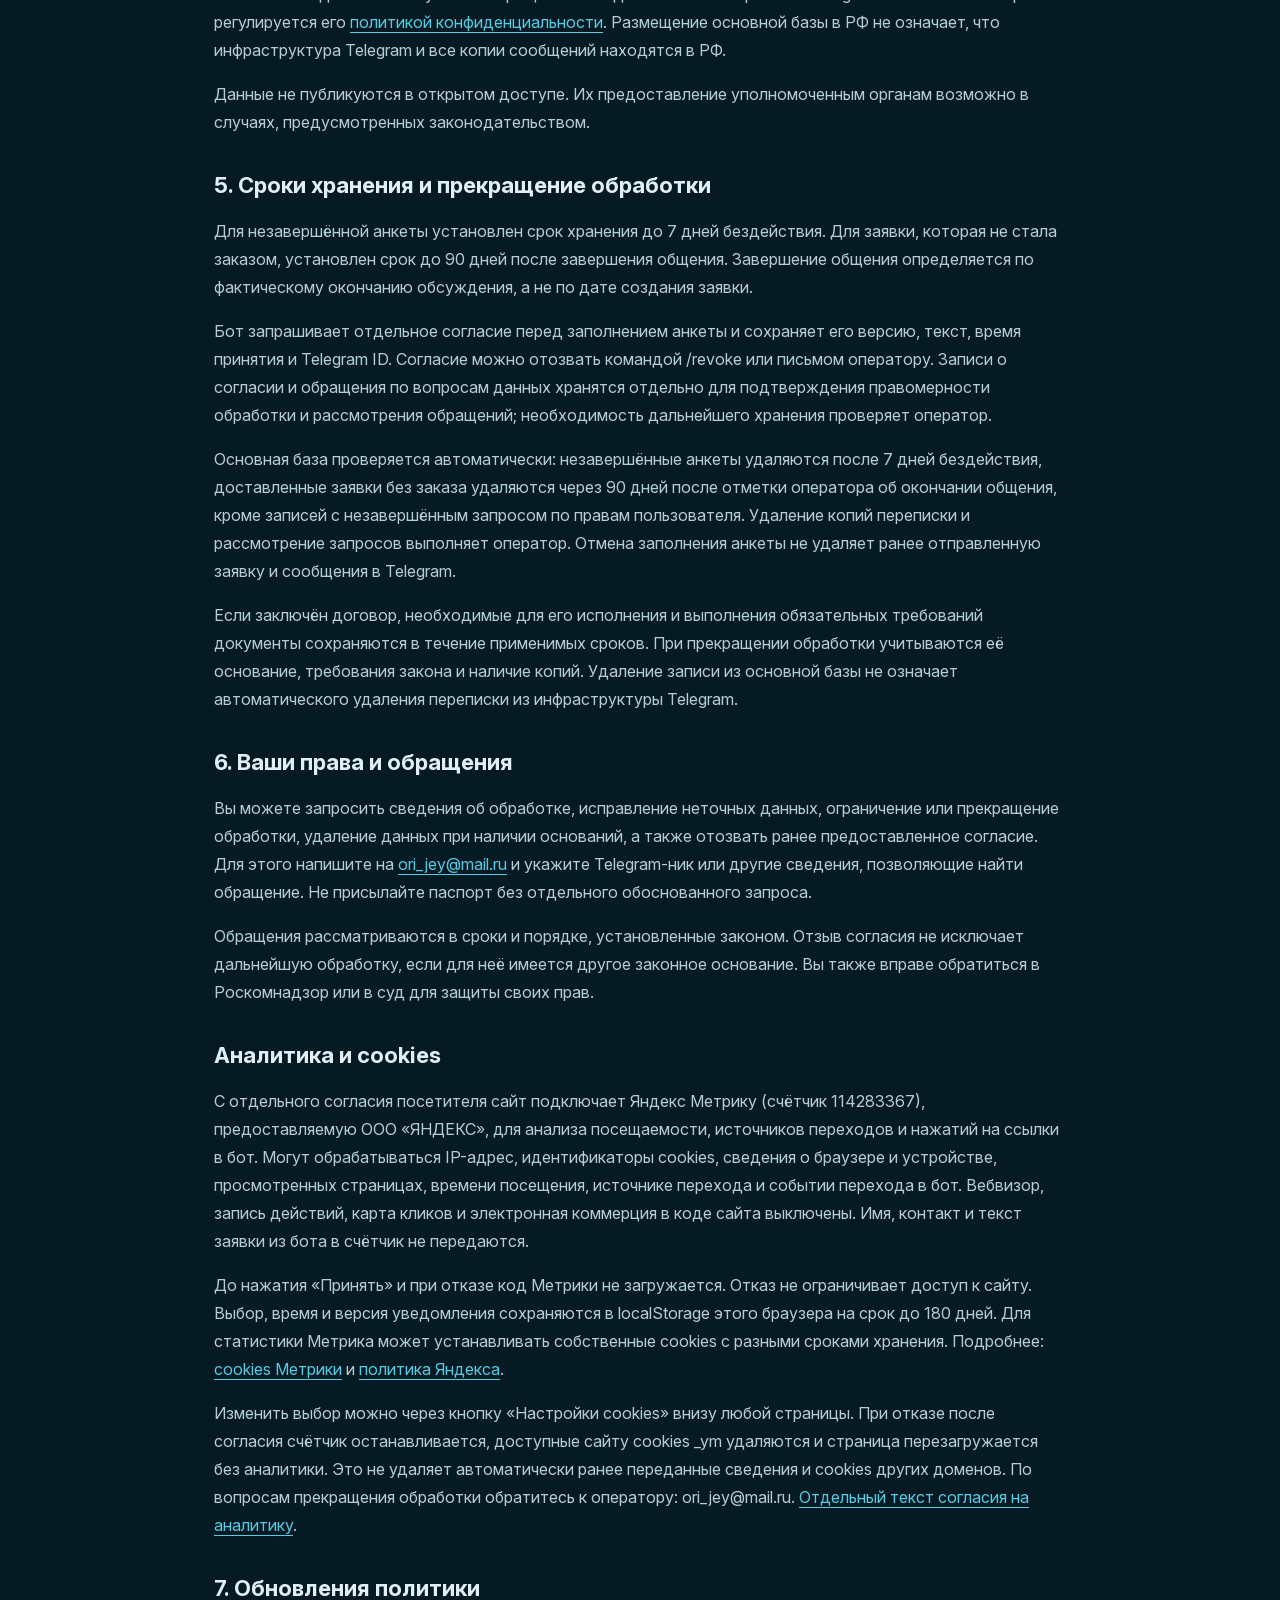
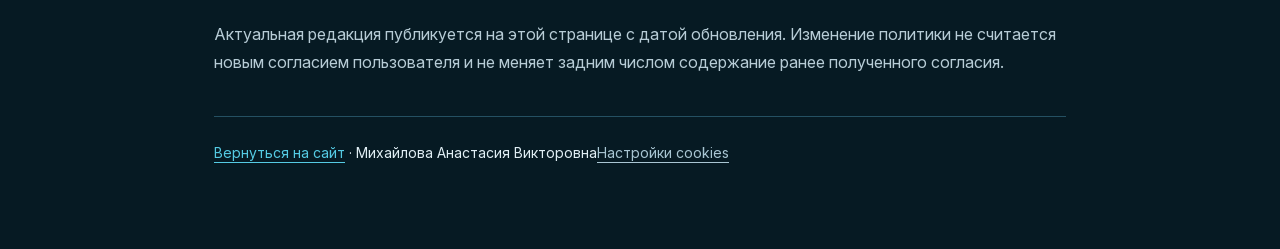
<file: privacy.html>
<!doctype html>
<html lang="ru">
<head>
  <meta charset="utf-8">
  <meta name="viewport" content="width=device-width, initial-scale=1">
  <title>Политика обработки персональных данных | Анастасия Техспец</title>
  <meta name="description" content="Порядок обработки данных посетителей сайта и пользователей бота для записи на консультацию.">
  <style>
    @font-face{font-family:Inter;font-style:normal;font-weight:100 900;font-display:swap;src:url('assets/fonts/InterVariable.woff2') format('woff2')}
    *{box-sizing:border-box}body{margin:0;background:#061a23;color:#e1eff5;font-family:Inter,Arial,sans-serif;line-height:1.75}main{max-width:900px;margin:auto;padding:40px 24px 80px}a{color:#55cbe4;text-underline-offset:4px;overflow-wrap:anywhere}a:focus-visible{outline:2px solid #55cbe4;outline-offset:5px}h1{font-size:clamp(27px,5vw,42px);line-height:1.2;overflow-wrap:break-word;margin:32px 0 20px}h2{font-size:22px;line-height:1.4;margin:34px 0 12px}p,li{color:#b7ccd6}li+li{margin-top:8px}ul{padding-left:23px}.meta{font-size:14px;color:#8babb9}.intro{padding:20px 24px;background:#0c2a38;border:1px solid #245062;border-radius:16px}.back{display:inline-block;padding:8px 0}footer{margin-top:40px;padding-top:20px;border-top:1px solid #245062;font-size:14px}@media(max-width:480px){main{padding:24px 18px 48px}.intro{padding:16px}}
  </style>
<link rel="stylesheet" href="assets/analytics.css?v=1">
<script src="assets/analytics.js?v=1" defer></script>
</head>
<body><main>
  <a class="back" href="./">← На главную</a>
  <h1>Политика обработки персональных данных</h1>
  <p class="meta">Редакция от 16 ноября 2026 года</p>
  <div class="intro"><p>Здесь описано, какие данные используются при обращении за услугами через сайт landing.tvoytehspec.ru и Telegram-бота <a href="https://t.me/tvoytehspecbot">@tvoytehspecbot</a>, для чего они нужны и как связаться по вопросам их обработки.</p></div>
  <h2>1. Кто обрабатывает данные</h2>
  <p>Оператор: Михайлова Анастасия Викторовна, самозанятая, применяющая налог на профессиональный доход. Контакт по вопросам персональных данных: <a href="mailto:ori_jey@mail.ru">ori_jey@mail.ru</a>.</p>
  <h2>2. Цели и основания обработки</h2>
  <p>Данные нужны для получения и рассмотрения заявки, уточнения задачи, ответа на обращение, обсуждения условий и подготовки заключения договора по инициативе заявителя. При заключении договора сведения используются для его исполнения и выполнения предусмотренных законом обязанностей.</p>
  <p>Обработка осуществляется на применимых основаниях статьи 6 Федерального закона № 152-ФЗ «О персональных данных», включая действия для заключения договора по инициативе заявителя, исполнение договора и, когда это необходимо, отдельное согласие. Эта политика сама по себе не является согласием. Просмотр сайта или нажатие ссылки не заменяют согласия в случаях, когда оно требуется.</p>
  <p>Сведения из заявки не используются для рекламной рассылки без отдельного основания.</p>
  <h2>3. Какие сведения используются</h2>
  <ul>
    <li>Указанное вами имя, Telegram-ник или идентификатор аккаунта, описание задачи и сведения, которые вы сообщаете при обсуждении обращения.</li>
    <li>Технические сведения бота: идентификатор пользователя, этап заполнения, время действий и статус заявки. Незавершённые ответы сохраняются, чтобы можно было продолжить анкету.</li>
    <li>При посещении сайта сервер получает технические данные запроса, в том числе IP-адрес, время обращения, запрошенный адрес и сведения браузера. Они могут отражаться в серверных журналах для обеспечения работы и безопасности сайта.</li>
  </ul>
  <p>На сайте нет формы заявки. С вашего отдельного согласия используется Яндекс Метрика, как описано ниже. Шрифт загружается с самого сайта. Для отправки заявки используется Telegram.</p>
  <p>Не отправляйте в описании задачи пароли, токены, паспортные данные, сведения о здоровье и персональные данные ваших клиентов или учеников.</p>
  <h2>4. Как обрабатываются и где хранятся данные</h2>
  <p>Используются сбор, запись, систематизация, хранение, уточнение, извлечение, использование, ограничение обработки и удаление сведений. Основная база заявок размещается на арендованном сервере на территории Российской Федерации. Доступ к базе и настройкам ограничен, база находится вне публичного каталога сайта, сайт использует HTTPS.</p>
  <p>После подтверждения заявки бот отправляет оператору уведомление в Telegram с именем, контактом и описанием задачи. Поэтому копии обращения находятся также в переписке Telegram. Работа этого сервиса регулируется его <a href="https://telegram.org/privacy" rel="noreferrer">политикой конфиденциальности</a>. Размещение основной базы в РФ не означает, что инфраструктура Telegram и все копии сообщений находятся в РФ.</p>
  <p>Данные не публикуются в открытом доступе. Их предоставление уполномоченным органам возможно в случаях, предусмотренных законодательством.</p>
  <h2>5. Сроки хранения и прекращение обработки</h2>
  <p>Для незавершённой анкеты установлен срок хранения до 7 дней бездействия. Для заявки, которая не стала заказом, установлен срок до 90 дней после завершения общения. Завершение общения определяется по фактическому окончанию обсуждения, а не по дате создания заявки.</p>
  <p>Бот запрашивает отдельное согласие перед заполнением анкеты и сохраняет его версию, текст, время принятия и Telegram ID. Согласие можно отозвать командой /revoke или письмом оператору. Записи о согласии и обращения по вопросам данных хранятся отдельно для подтверждения правомерности обработки и рассмотрения обращений; необходимость дальнейшего хранения проверяет оператор.</p>
  <p>Основная база проверяется автоматически: незавершённые анкеты удаляются после 7 дней бездействия, доставленные заявки без заказа удаляются через 90 дней после отметки оператора об окончании общения, кроме записей с незавершённым запросом по правам пользователя. Удаление копий переписки и рассмотрение запросов выполняет оператор. Отмена заполнения анкеты не удаляет ранее отправленную заявку и сообщения в Telegram.</p>
  <p>Если заключён договор, необходимые для его исполнения и выполнения обязательных требований документы сохраняются в течение применимых сроков. При прекращении обработки учитываются её основание, требования закона и наличие копий. Удаление записи из основной базы не означает автоматического удаления переписки из инфраструктуры Telegram.</p>
  <h2>6. Ваши права и обращения</h2>
  <p>Вы можете запросить сведения об обработке, исправление неточных данных, ограничение или прекращение обработки, удаление данных при наличии оснований, а также отозвать ранее предоставленное согласие. Для этого напишите на <a href="mailto:ori_jey@mail.ru">ori_jey@mail.ru</a> и укажите Telegram-ник или другие сведения, позволяющие найти обращение. Не присылайте паспорт без отдельного обоснованного запроса.</p>
  <p>Обращения рассматриваются в сроки и порядке, установленные законом. Отзыв согласия не исключает дальнейшую обработку, если для неё имеется другое законное основание. Вы также вправе обратиться в Роскомнадзор или в суд для защиты своих прав.</p>
  <h2 id="analytics">Аналитика и cookies</h2>
  <p>С отдельного согласия посетителя сайт подключает Яндекс Метрику (счётчик 114283367), предоставляемую ООО «ЯНДЕКС», для анализа посещаемости, источников переходов и нажатий на ссылки в бот. Могут обрабатываться IP-адрес, идентификаторы cookies, сведения о браузере и устройстве, просмотренных страницах, времени посещения, источнике перехода и событии перехода в бот. Вебвизор, запись действий, карта кликов и электронная коммерция в коде сайта выключены. Имя, контакт и текст заявки из бота в счётчик не передаются.</p>
  <p>До нажатия «Принять» и при отказе код Метрики не загружается. Отказ не ограничивает доступ к сайту. Выбор, время и версия уведомления сохраняются в localStorage этого браузера на срок до 180 дней. Для статистики Метрика может устанавливать собственные cookies с разными сроками хранения. Подробнее: <a href="https://yandex.ru/support/metrica/ru/general/cookie-usage">cookies Метрики</a> и <a href="https://yandex.ru/legal/confidential/">политика Яндекса</a>.</p>
  <p>Изменить выбор можно через кнопку «Настройки cookies» внизу любой страницы. При отказе после согласия счётчик останавливается, доступные сайту cookies _ym удаляются и страница перезагружается без аналитики. Это не удаляет автоматически ранее переданные сведения и cookies других доменов. По вопросам прекращения обработки обратитесь к оператору: ori_jey@mail.ru. <a href="analytics-consent.html">Отдельный текст согласия на аналитику</a>.</p>
  <h2>7. Обновления политики</h2>
  <p>Актуальная редакция публикуется на этой странице с датой обновления. Изменение политики не считается новым согласием пользователя и не меняет задним числом содержание ранее полученного согласия.</p>
  <footer><a href="./">Вернуться на сайт</a> · Михайлова Анастасия Викторовна</footer>
</main></body></html>
</file>
<file: assets/analytics.css>
.cookie-panel{position:fixed;z-index:10000;bottom:20px;left:20px;width:min(540px,calc(100% - 40px));max-height:calc(100dvh - 40px);overflow:auto;padding:24px;background:#0c2937;color:#e1eff5;border:1px solid #386577;border-radius:16px;box-shadow:0 12px 50px #0008;font:14px/1.6 Inter,Arial,sans-serif;box-sizing:border-box}.cookie-panel[hidden],.cookie-panel [hidden]{display:none!important}.cookie-panel h2{font-size:21px;line-height:1.3;margin:0 0 12px}.cookie-panel p{margin:10px 0;color:#c3d7e0}.cookie-panel a{color:#60d3ec;text-decoration:underline;text-underline-offset:3px}.cookie-actions{display:flex;flex-wrap:wrap;gap:10px;margin-top:18px}.cookie-actions button{font:inherit;font-weight:600;cursor:pointer;color:#e1eff5;background:#123a4c;border:1px solid #55cbe4;border-radius:7px;padding:10px 18px;min-height:44px}.cookie-actions button:first-child{background:#55cbe4;color:#061a23}.cookie-settings{font:inherit;color:#a9c6d3;background:transparent;border:0;text-decoration:underline;text-underline-offset:4px;cursor:pointer;padding:4px 0;min-height:32px}.cookie-panel :focus-visible,.cookie-settings:focus-visible{outline:2px solid #fff;outline-offset:4px}@media(max-width:480px){.cookie-panel{bottom:10px;left:10px;width:calc(100% - 20px);padding:18px;font-size:13px}}
</file>
